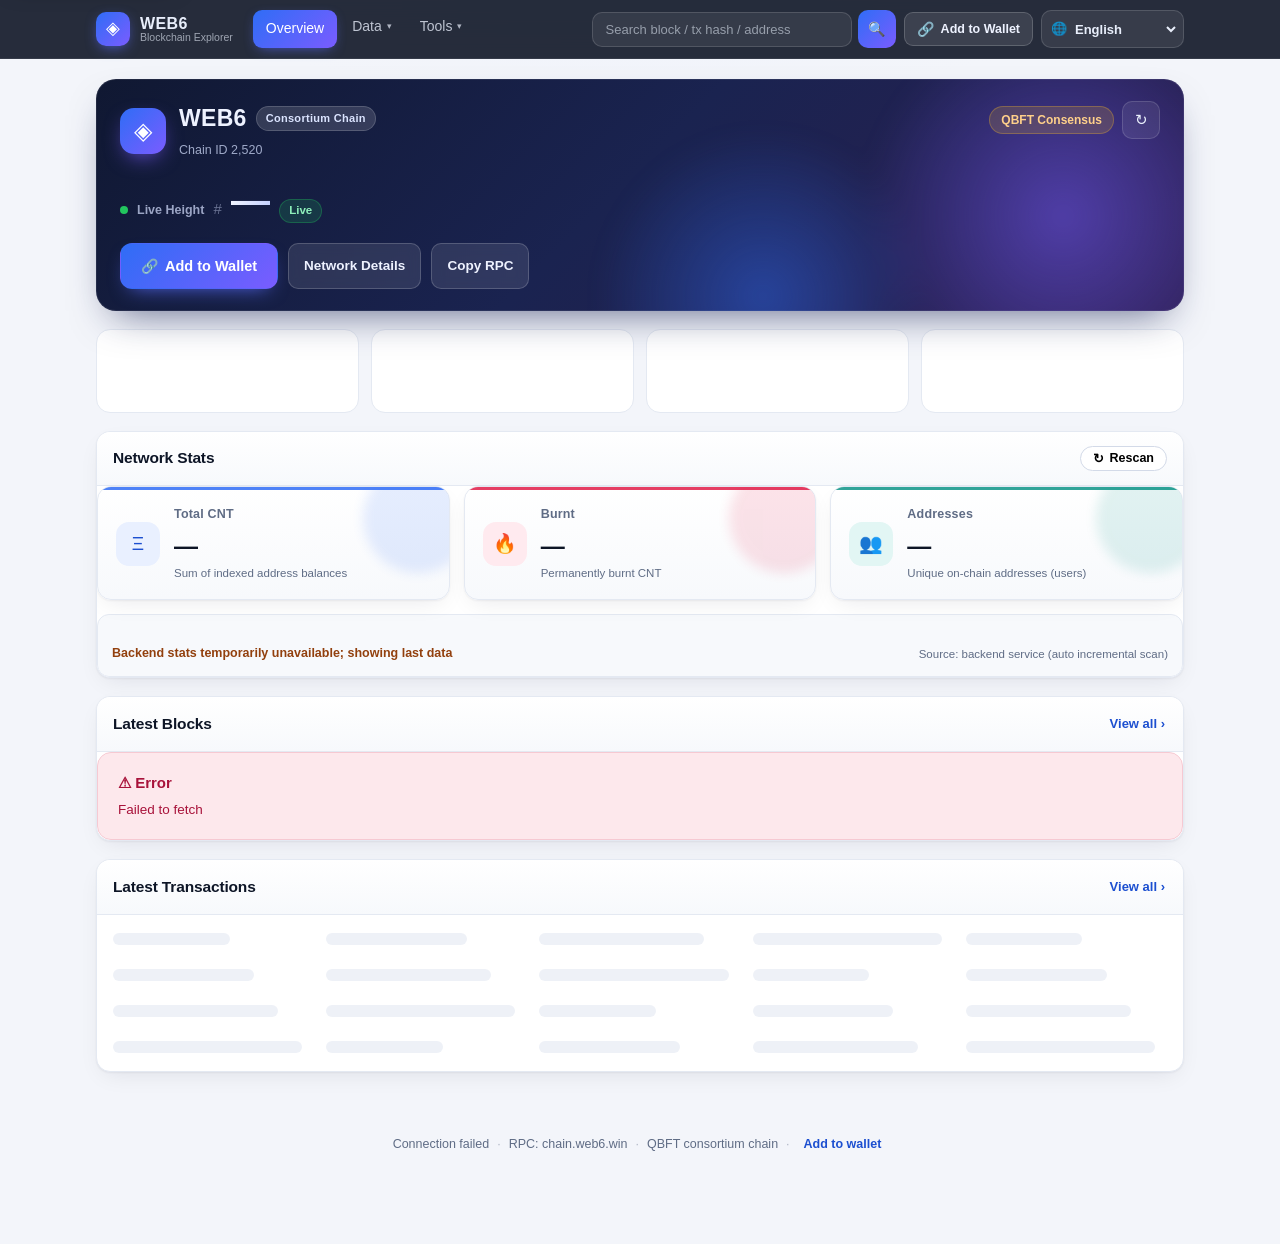
<file: index.html>
<!DOCTYPE html>
<html lang="zh">
<head>
  <meta charset="UTF-8" />
  <!-- 首屏前先定好 <html lang> 與 dir：module script 是延遲執行的，
       等到它跑起來才切 dir，阿拉伯語／烏爾都語使用者會先看到一幀 LTR 版面才翻正。 -->
  <script>
    (function () {
      var RTL = { ar: 1, ur: 1 };
      try {
        var l = localStorage.getItem("web6.lang");
        if (!l) return;
        document.documentElement.lang = l;
        if (RTL[l]) document.documentElement.dir = "rtl";
      } catch (e) { /* 私密模式下 localStorage 不可用，保持預設 */ }
    })();
  </script>
  <meta name="viewport" content="width=device-width, initial-scale=1.0, viewport-fit=cover" />
  <meta name="theme-color" content="#0b1220" />
  <title>WEB6 区块链浏览器 · 概览</title>
  <meta name="description" content="WEB6 联盟链区块链浏览器 — 概览、区块、交易、账户与验证人查询" />
  <!-- 社群分享卡：連結在 IM / 社群被轉發時顯示正確標題與摘要 -->
  <meta property="og:type" content="website" />
  <meta property="og:site_name" content="WEB6 Explorer" />
  <meta property="og:title" content="WEB6 区块链浏览器 · 概览" />
  <meta property="og:description" content="WEB6 联盟链区块链浏览器 — 概览、区块、交易、账户与验证人查询" />
  <meta property="og:locale" content="zh_CN" />
  <meta name="twitter:card" content="summary" />
  <meta name="twitter:title" content="WEB6 区块链浏览器 · 概览" />
  <meta name="twitter:description" content="WEB6 联盟链区块链浏览器 — 概览、区块、交易、账户与验证人查询" />
  <!-- 全站資料都來自此 RPC 節點，預先建連可省掉一次 DNS + TLS 握手 -->
  <link rel="preconnect" href="https://chain.web6.win" crossorigin />
  <link rel="dns-prefetch" href="https://chain.web6.win" />
  <link rel="icon" href="data:image/svg+xml,<svg xmlns='http://www.w3.org/2000/svg' viewBox='0 0 32 32'><rect width='32' height='32' rx='7' fill='%232f6df6'/><text x='16' y='23' font-size='20' text-anchor='middle' fill='white' font-family='sans-serif'>&#9672;</text></svg>" />
  <link rel="stylesheet" href="assets/css/styles.css" />
</head>
<body>
  <!-- 鍵盤 / 螢幕閱讀器：第一個可聚焦元素，可直接跳過頂欄 -->
  <a class="skip-link" href="#view" data-i18n="a11y.skip">跳到主要内容</a>
  <header class="topbar" id="topbar"></header>

  <main id="view" class="view" tabindex="-1"></main>

  <footer class="footer" id="footer"></footer>

  <nav class="tabbar" id="tabbar"></nav>

  <div id="toast" class="toast" role="status" aria-live="polite"></div>

  <script type="module">
    import { setupChrome } from "./assets/js/chrome.js";
    import { viewHome } from "./assets/js/views.js";
    setupChrome("home", viewHome);
  </script>
  <noscript>
    <p class="noscript">WEB6 區塊鏈瀏覽器需要 JavaScript 才能載入鏈上資料，請開啟 JavaScript 後重新整理。</p>
  </noscript>
</body>
</html>
</file>
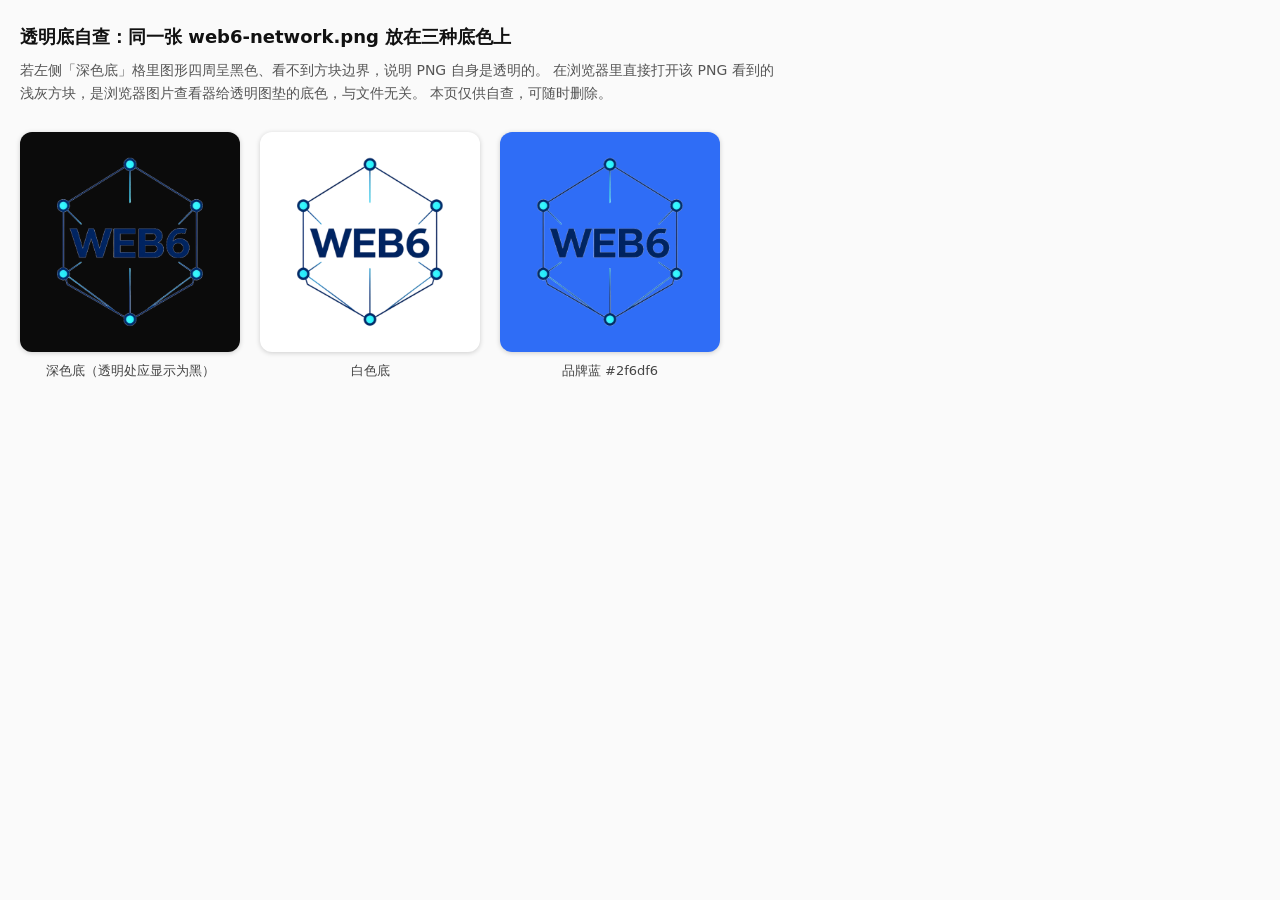
<file: _iconcheck.html>
<!doctype html>
<html lang="zh-CN">
<head>
<meta charset="utf-8">
<meta name="viewport" content="width=device-width,initial-scale=1">
<title>图标透明底自查 · WEB6</title>
<style>
  body { margin: 0; font: 14px/1.7 system-ui, -apple-system, "Segoe UI", sans-serif; background: #fafafa; color: #111; }
  h1 { font-size: 18px; margin: 0; padding: 22px 20px 6px; }
  .note { margin: 0; padding: 0 20px 6px; color: #555; max-width: 760px; }
  .grid { display: flex; flex-wrap: wrap; gap: 20px; padding: 20px; }
  figure { margin: 0; text-align: center; }
  .box { width: 220px; height: 220px; display: grid; place-items: center; border-radius: 12px; box-shadow: 0 1px 5px rgba(0,0,0,.18); }
  .box img { width: 180px; height: 180px; display: block; }
  .bg-black { background: #0b0b0b; }
  .bg-white { background: #ffffff; }
  .bg-brand { background: #2f6df6; }
  figcaption { margin-top: 8px; color: #444; font-size: 13px; }
</style>
</head>
<body>
<h1>透明底自查：同一张 web6-network.png 放在三种底色上</h1>
<p class="note">
  若左侧「深色底」格里图形四周呈黑色、看不到方块边界，说明 PNG 自身是透明的。
  在浏览器里直接打开该 PNG 看到的浅灰方块，是浏览器图片查看器给透明图垫的底色，与文件无关。
  本页仅供自查，可随时删除。
</p>
<div class="grid">
  <figure>
    <div class="box bg-black"><img src="web6-network.png" alt="web6-network.png 在深色底上"></div>
    <figcaption>深色底（透明处应显示为黑）</figcaption>
  </figure>
  <figure>
    <div class="box bg-white"><img src="web6-network.png" alt="web6-network.png 在白色底上"></div>
    <figcaption>白色底</figcaption>
  </figure>
  <figure>
    <div class="box bg-brand"><img src="web6-network.png" alt="web6-network.png 在品牌蓝底上"></div>
    <figcaption>品牌蓝 #2f6df6</figcaption>
  </figure>
</div>
</body>
</html>
</file>
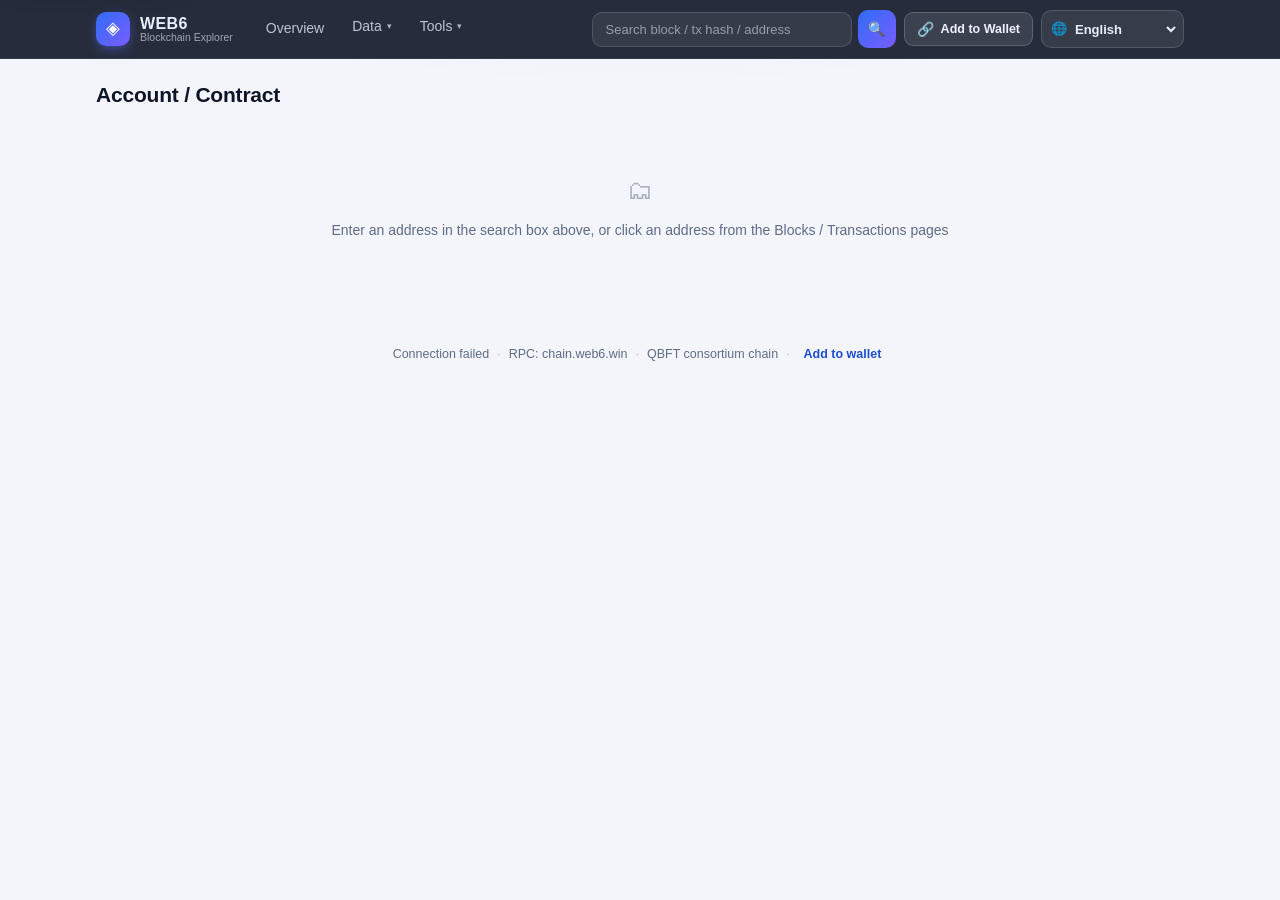
<file: address.html>
<!DOCTYPE html>
<html lang="zh">
<head>
  <meta charset="UTF-8" />
  <!-- 首屏前先定好 <html lang> 與 dir：module script 是延遲執行的，
       等到它跑起來才切 dir，阿拉伯語／烏爾都語使用者會先看到一幀 LTR 版面才翻正。 -->
  <script>
    (function () {
      var RTL = { ar: 1, ur: 1 };
      try {
        var l = localStorage.getItem("web6.lang");
        if (!l) return;
        document.documentElement.lang = l;
        if (RTL[l]) document.documentElement.dir = "rtl";
      } catch (e) { /* 私密模式下 localStorage 不可用，保持預設 */ }
    })();
  </script>
  <meta name="viewport" content="width=device-width, initial-scale=1.0, viewport-fit=cover" />
  <meta name="theme-color" content="#0b1220" />
  <title>WEB6 区块链浏览器 · 账户</title>
  <meta name="description" content="WEB6 联盟链账户 / 合约详情" />
  <!-- 社群分享卡：連結在 IM / 社群被轉發時顯示正確標題與摘要 -->
  <meta property="og:type" content="website" />
  <meta property="og:site_name" content="WEB6 Explorer" />
  <meta property="og:title" content="WEB6 区块链浏览器 · 账户" />
  <meta property="og:description" content="WEB6 联盟链账户 / 合约详情" />
  <meta property="og:locale" content="zh_CN" />
  <meta name="twitter:card" content="summary" />
  <meta name="twitter:title" content="WEB6 区块链浏览器 · 账户" />
  <meta name="twitter:description" content="WEB6 联盟链账户 / 合约详情" />
  <!-- 全站資料都來自此 RPC 節點，預先建連可省掉一次 DNS + TLS 握手 -->
  <link rel="preconnect" href="https://chain.web6.win" crossorigin />
  <link rel="dns-prefetch" href="https://chain.web6.win" />
  <link rel="icon" href="data:image/svg+xml,<svg xmlns='http://www.w3.org/2000/svg' viewBox='0 0 32 32'><rect width='32' height='32' rx='7' fill='%232f6df6'/><text x='16' y='23' font-size='20' text-anchor='middle' fill='white' font-family='sans-serif'>&#9672;</text></svg>" />
  <link rel="stylesheet" href="assets/css/styles.css" />
  <!-- 合约功能（ABI 编解码 / keccak）依赖 ethers；经典脚本先于模块脚本执行，挂载 window.ethers -->
  <script src="assets/vendor/ethers.umd.min.js"></script>
</head>
<body>
  <!-- 鍵盤 / 螢幕閱讀器：第一個可聚焦元素，可直接跳過頂欄 -->
  <a class="skip-link" href="#view" data-i18n="a11y.skip">跳到主要内容</a>
  <header class="topbar" id="topbar"></header>

  <main id="view" class="view" tabindex="-1"></main>

  <footer class="footer" id="footer"></footer>

  <nav class="tabbar" id="tabbar"></nav>

  <div id="toast" class="toast" role="status" aria-live="polite"></div>

  <script type="module">
    import { setupChrome } from "./assets/js/chrome.js";
    import { viewAddress, viewAddressEmpty, parseHash, clearTimer } from "./assets/js/views.js";
    function go() {
      clearTimer();
      const { name, parts } = parseHash();
      if (name === "address" && parts[1]) viewAddress(parts[1]);
      else viewAddressEmpty();
    }
    setupChrome("address", go);
    window.addEventListener("hashchange", go);
  </script>
  <noscript>
    <p class="noscript">WEB6 區塊鏈瀏覽器需要 JavaScript 才能載入鏈上資料，請開啟 JavaScript 後重新整理。</p>
  </noscript>
</body>
</html>
</file>
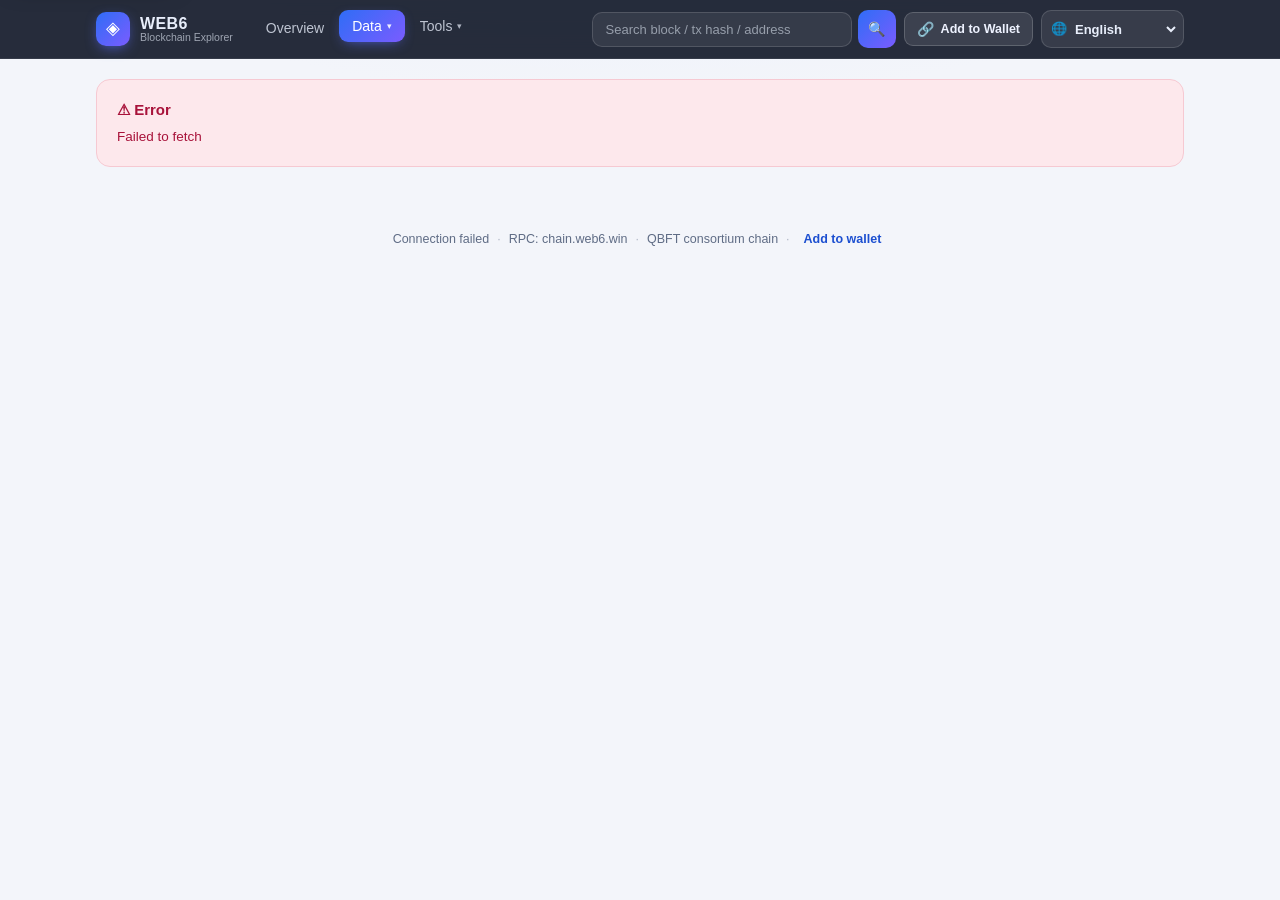
<file: blocks.html>
<!DOCTYPE html>
<html lang="zh">
<head>
  <meta charset="UTF-8" />
  <!-- 首屏前先定好 <html lang> 與 dir：module script 是延遲執行的，
       等到它跑起來才切 dir，阿拉伯語／烏爾都語使用者會先看到一幀 LTR 版面才翻正。 -->
  <script>
    (function () {
      var RTL = { ar: 1, ur: 1 };
      try {
        var l = localStorage.getItem("web6.lang");
        if (!l) return;
        document.documentElement.lang = l;
        if (RTL[l]) document.documentElement.dir = "rtl";
      } catch (e) { /* 私密模式下 localStorage 不可用，保持預設 */ }
    })();
  </script>
  <meta name="viewport" content="width=device-width, initial-scale=1.0, viewport-fit=cover" />
  <meta name="theme-color" content="#0b1220" />
  <title>WEB6 区块链浏览器 · 区块</title>
  <meta name="description" content="WEB6 联盟链区块列表与区块详情" />
  <!-- 社群分享卡：連結在 IM / 社群被轉發時顯示正確標題與摘要 -->
  <meta property="og:type" content="website" />
  <meta property="og:site_name" content="WEB6 Explorer" />
  <meta property="og:title" content="WEB6 区块链浏览器 · 区块" />
  <meta property="og:description" content="WEB6 联盟链区块列表与区块详情" />
  <meta property="og:locale" content="zh_CN" />
  <meta name="twitter:card" content="summary" />
  <meta name="twitter:title" content="WEB6 区块链浏览器 · 区块" />
  <meta name="twitter:description" content="WEB6 联盟链区块列表与区块详情" />
  <!-- 全站資料都來自此 RPC 節點，預先建連可省掉一次 DNS + TLS 握手 -->
  <link rel="preconnect" href="https://chain.web6.win" crossorigin />
  <link rel="dns-prefetch" href="https://chain.web6.win" />
  <link rel="icon" href="data:image/svg+xml,<svg xmlns='http://www.w3.org/2000/svg' viewBox='0 0 32 32'><rect width='32' height='32' rx='7' fill='%232f6df6'/><text x='16' y='23' font-size='20' text-anchor='middle' fill='white' font-family='sans-serif'>&#9672;</text></svg>" />
  <link rel="stylesheet" href="assets/css/styles.css" />
</head>
<body>
  <!-- 鍵盤 / 螢幕閱讀器：第一個可聚焦元素，可直接跳過頂欄 -->
  <a class="skip-link" href="#view" data-i18n="a11y.skip">跳到主要内容</a>
  <header class="topbar" id="topbar"></header>

  <main id="view" class="view" tabindex="-1"></main>

  <footer class="footer" id="footer"></footer>

  <nav class="tabbar" id="tabbar"></nav>

  <div id="toast" class="toast" role="status" aria-live="polite"></div>

  <script type="module">
    import { setupChrome } from "./assets/js/chrome.js";
    import { viewBlocks, viewBlock, parseHash, clearTimer } from "./assets/js/views.js";
    function go() {
      clearTimer();
      const { name, parts, query } = parseHash();
      if (name === "block" && parts[1]) viewBlock(parts[1]);
      else viewBlocks(query);
    }
    setupChrome("blocks", go);
    window.addEventListener("hashchange", go);
  </script>
  <noscript>
    <p class="noscript">WEB6 區塊鏈瀏覽器需要 JavaScript 才能載入鏈上資料，請開啟 JavaScript 後重新整理。</p>
  </noscript>
</body>
</html>
</file>
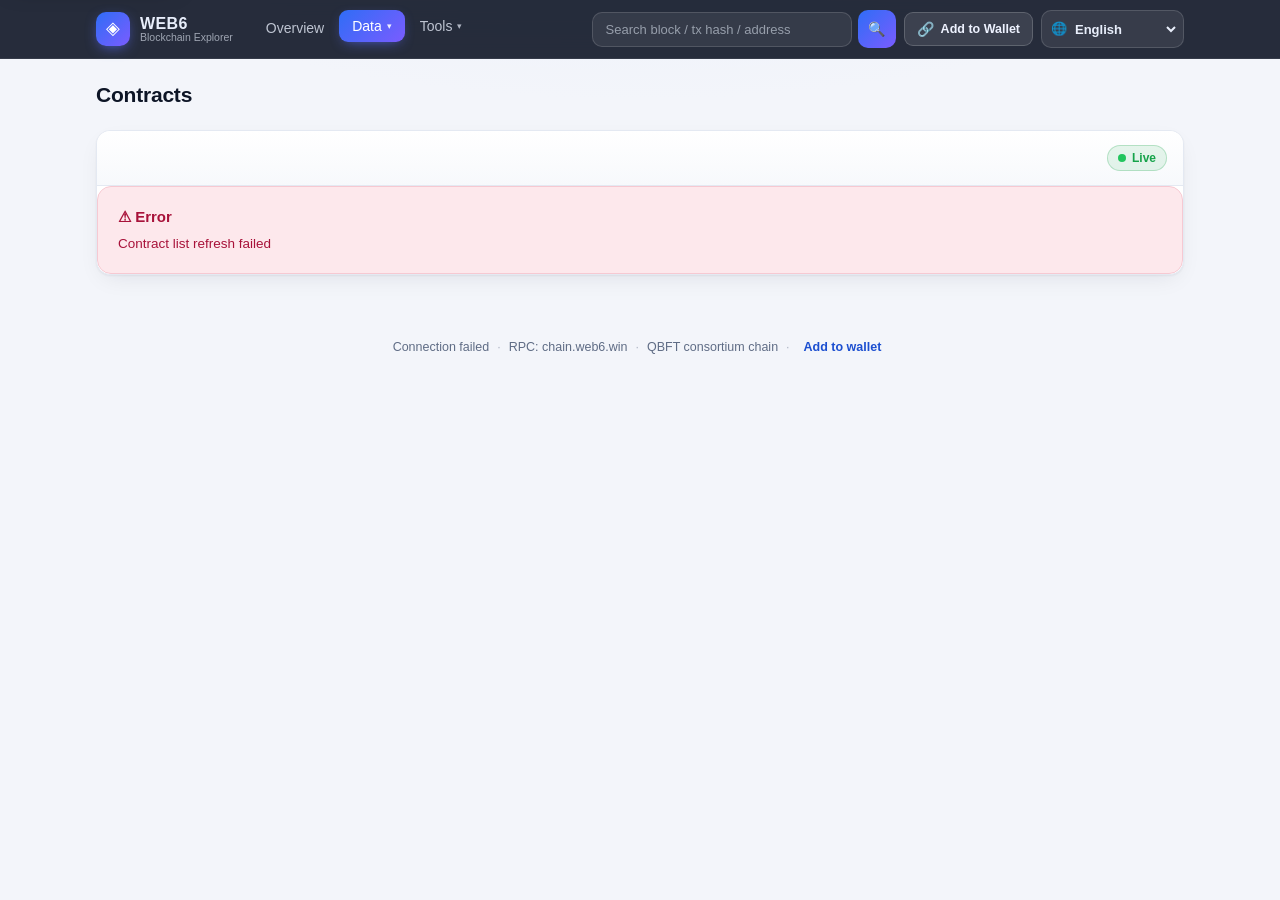
<file: contracts.html>
<!DOCTYPE html>
<html lang="zh">
<head>
  <meta charset="UTF-8" />
  <!-- 首屏前先定好 <html lang> 與 dir：module script 是延遲執行的，
       等到它跑起來才切 dir，阿拉伯語／烏爾都語使用者會先看到一幀 LTR 版面才翻正。 -->
  <script>
    (function () {
      var RTL = { ar: 1, ur: 1 };
      try {
        var l = localStorage.getItem("web6.lang");
        if (!l) return;
        document.documentElement.lang = l;
        if (RTL[l]) document.documentElement.dir = "rtl";
      } catch (e) { /* 私密模式下 localStorage 不可用，保持預設 */ }
    })();
  </script>
  <meta name="viewport" content="width=device-width, initial-scale=1.0, viewport-fit=cover" />
  <meta name="theme-color" content="#0b1220" />
  <title>WEB6 区块链浏览器 · 合约</title>
  <meta name="description" content="WEB6 联盟链合约目录：合约地址、名称、验证状态与更新时间，支持分页浏览" />
  <!-- 社群分享卡：連結在 IM / 社群被轉發時顯示正確標題與摘要 -->
  <meta property="og:type" content="website" />
  <meta property="og:site_name" content="WEB6 Explorer" />
  <meta property="og:title" content="WEB6 区块链浏览器 · 合约" />
  <meta property="og:description" content="WEB6 联盟链合约目录：合约地址、名称、验证状态与更新时间，支持分页浏览" />
  <meta property="og:locale" content="zh_CN" />
  <meta name="twitter:card" content="summary" />
  <meta name="twitter:title" content="WEB6 区块链浏览器 · 合约" />
  <meta name="twitter:description" content="WEB6 联盟链合约目录：合约地址、名称、验证状态与更新时间，支持分页浏览" />
  <!-- 全站資料都來自此 RPC 節點，預先建連可省掉一次 DNS + TLS 握手 -->
  <link rel="preconnect" href="https://chain.web6.win" crossorigin />
  <link rel="dns-prefetch" href="https://chain.web6.win" />
  <link rel="icon" href="data:image/svg+xml,<svg xmlns='http://www.w3.org/2000/svg' viewBox='0 0 32 32'><rect width='32' height='32' rx='7' fill='%232f6df6'/><text x='16' y='23' font-size='20' text-anchor='middle' fill='white' font-family='sans-serif'>&#9672;</text></svg>" />
  <link rel="stylesheet" href="assets/css/styles.css" />
</head>
<body>
  <!-- 鍵盤 / 螢幕閱讀器：第一個可聚焦元素，可直接跳過頂欄 -->
  <a class="skip-link" href="#view" data-i18n="a11y.skip">跳到主要内容</a>
  <header class="topbar" id="topbar"></header>

  <main id="view" class="view" tabindex="-1"></main>

  <footer class="footer" id="footer"></footer>

  <nav class="tabbar" id="tabbar"></nav>

  <div id="toast" class="toast" role="status" aria-live="polite"></div>

  <script type="module">
    import { setupChrome } from "./assets/js/chrome.js";
    import { viewContracts, parseHash, clearTimer } from "./assets/js/views.js";
    function go() {
      clearTimer();
      viewContracts(parseHash().query);
    }
    setupChrome("contracts", go);
    window.addEventListener("hashchange", go);
  </script>
  <noscript>
    <p class="noscript">WEB6 區塊鏈瀏覽器需要 JavaScript 才能載入鏈上資料，請開啟 JavaScript 後重新整理。</p>
  </noscript>
</body>
</html>
</file>
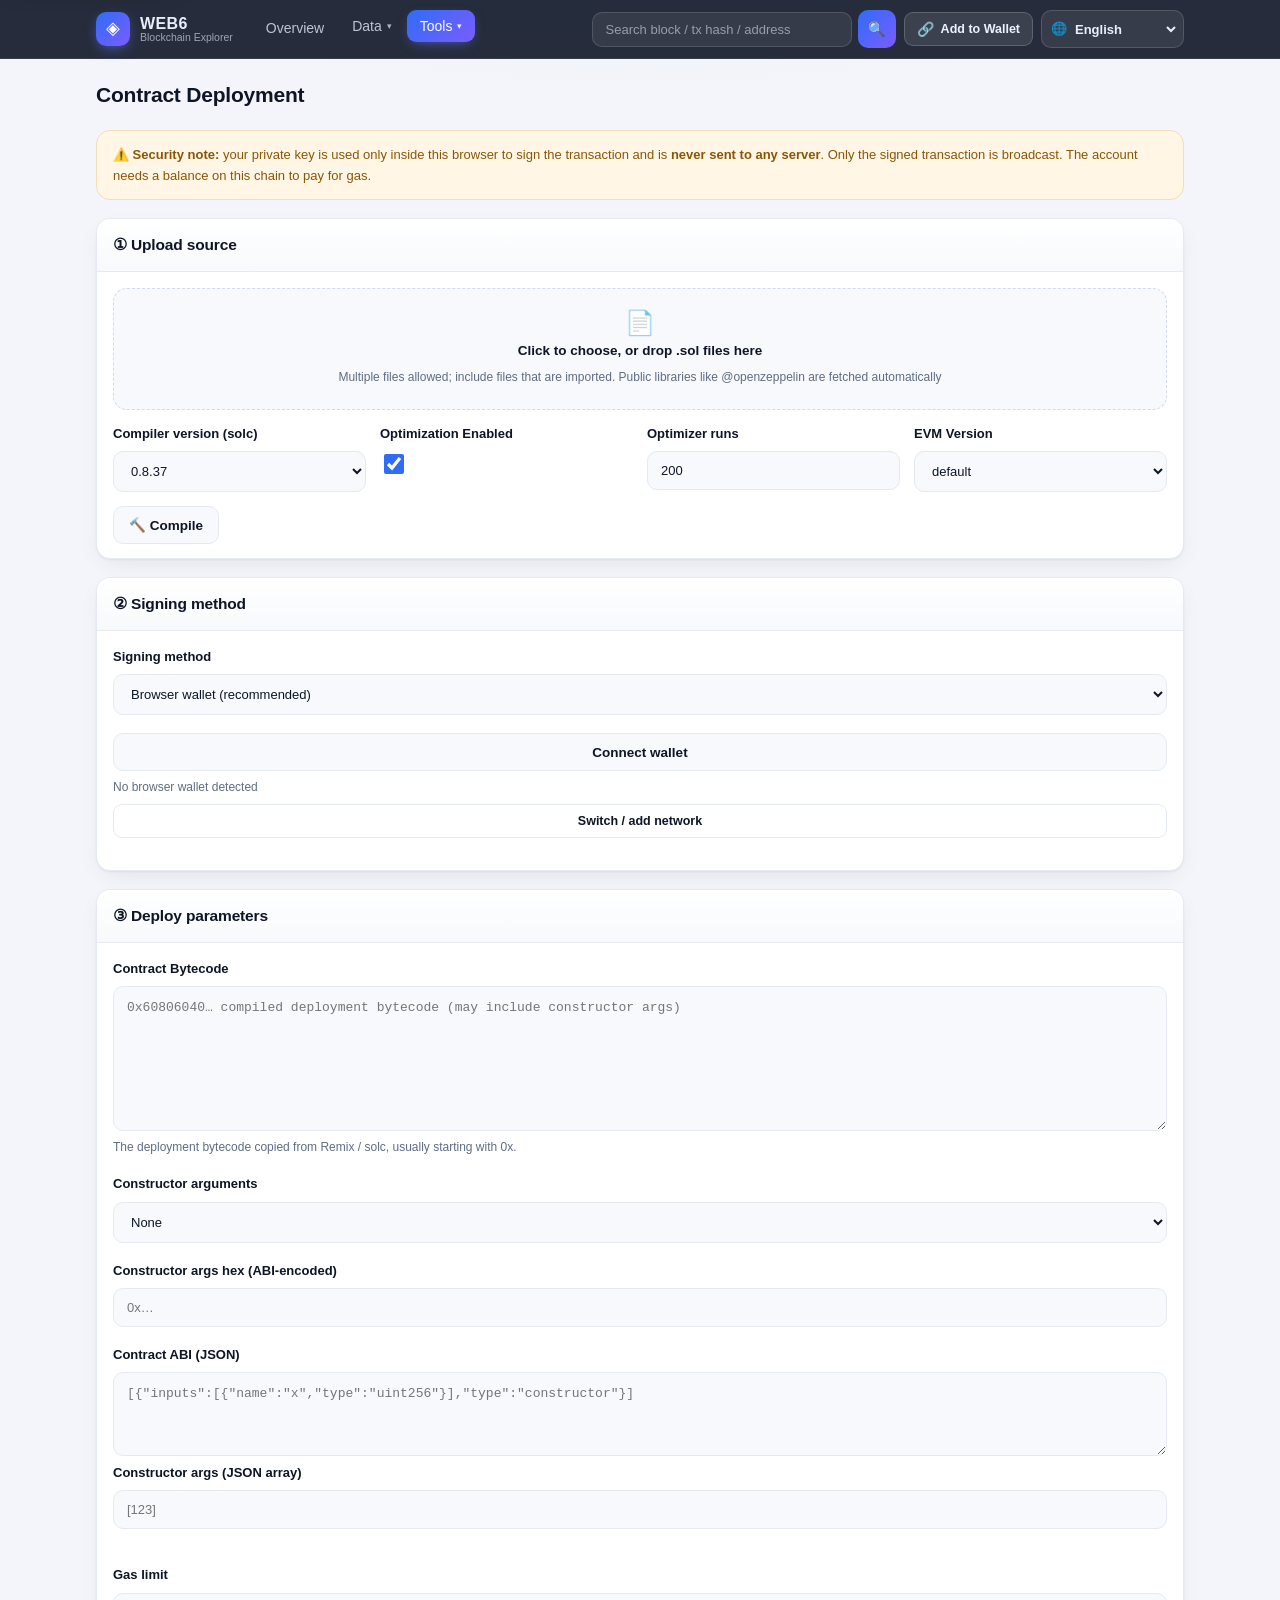
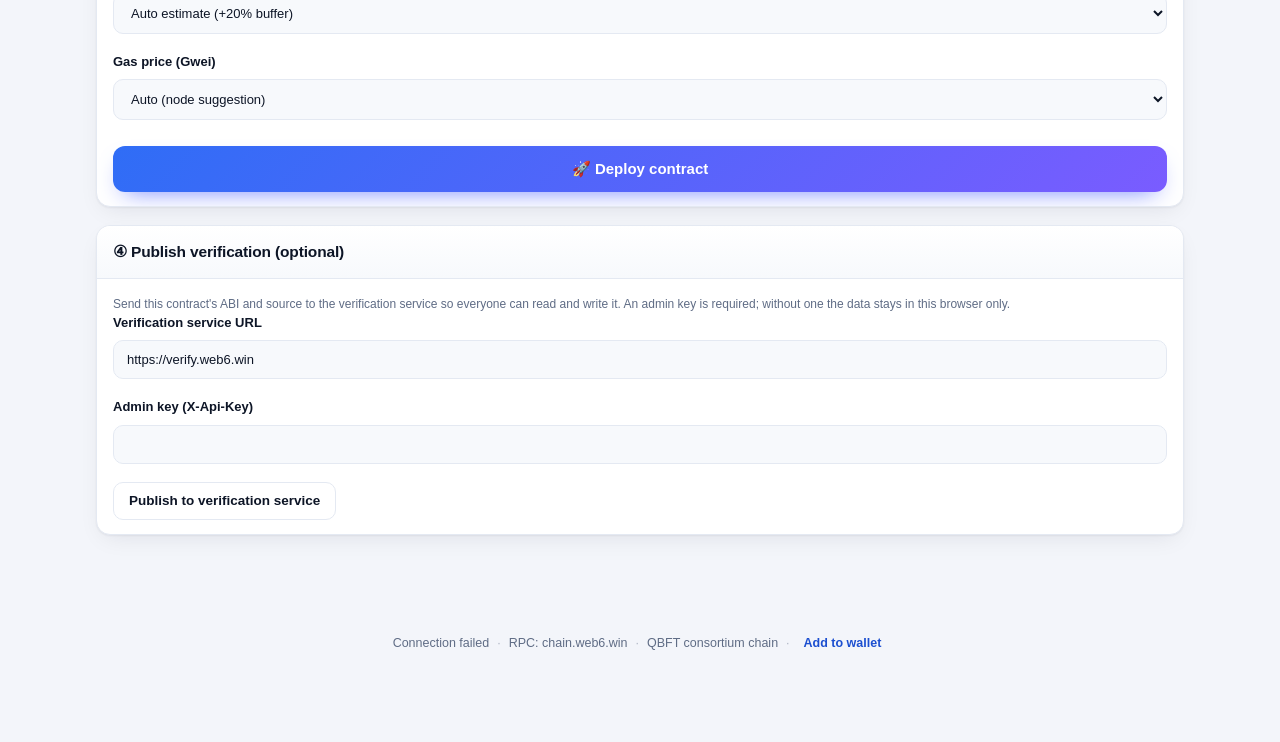
<file: deploy.html>
<!DOCTYPE html>
<html lang="zh">
<head>
  <meta charset="UTF-8" />
  <!-- 首屏前先定好 <html lang> 與 dir：module script 是延遲執行的，
       等到它跑起來才切 dir，阿拉伯語／烏爾都語使用者會先看到一幀 LTR 版面才翻正。 -->
  <script>
    (function () {
      var RTL = { ar: 1, ur: 1 };
      try {
        var l = localStorage.getItem("web6.lang");
        if (!l) return;
        document.documentElement.lang = l;
        if (RTL[l]) document.documentElement.dir = "rtl";
      } catch (e) { /* 私密模式下 localStorage 不可用，保持預設 */ }
    })();
  </script>
  <meta name="viewport" content="width=device-width, initial-scale=1.0, viewport-fit=cover" />
  <meta name="theme-color" content="#0b1220" />
  <title>WEB6 Blockchain Explorer · Deploy</title>
  <meta name="description" content="WEB6 consortium chain — upload Solidity source, compile in the browser, sign and deploy with your wallet" />
  <!-- 社群分享卡：連結在 IM / 社群被轉發時顯示正確標題與摘要 -->
  <meta property="og:type" content="website" />
  <meta property="og:site_name" content="WEB6 Explorer" />
  <meta property="og:title" content="WEB6 Blockchain Explorer · Deploy" />
  <meta property="og:description" content="WEB6 consortium chain — upload Solidity source, compile in the browser, sign and deploy with your wallet" />
  <meta property="og:locale" content="zh_CN" />
  <meta name="twitter:card" content="summary" />
  <meta name="twitter:title" content="WEB6 Blockchain Explorer · Deploy" />
  <meta name="twitter:description" content="WEB6 consortium chain — upload Solidity source, compile in the browser, sign and deploy with your wallet" />
  <!-- 全站資料都來自此 RPC 節點，預先建連可省掉一次 DNS + TLS 握手 -->
  <link rel="preconnect" href="https://chain.web6.win" crossorigin />
  <link rel="dns-prefetch" href="https://chain.web6.win" />
  <link rel="icon" href="data:image/svg+xml,<svg xmlns='http://www.w3.org/2000/svg' viewBox='0 0 32 32'><rect width='32' height='32' rx='7' fill='%232f6df6'/><text x='16' y='23' font-size='20' text-anchor='middle' fill='white' font-family='sans-serif'>&#9672;</text></svg>" />
  <link rel="stylesheet" href="assets/css/styles.css" />
</head>
<body>
  <!-- 鍵盤 / 螢幕閱讀器：第一個可聚焦元素，可直接跳過頂欄 -->
  <a class="skip-link" href="#view" data-i18n="a11y.skip">跳到主要内容</a>
  <header class="topbar" id="topbar"></header>

  <main id="view" class="view" tabindex="-1">
    <div class="container">
      <div class="page-title">
        <h1 data-i18n="dep.title">合约部署</h1>
      </div>

      <div class="deploy-warn" data-i18n-html="dep.warn"></div>

      <!-- ① 原始碼上傳 + 編譯：全程在瀏覽器裡跑，原始碼不上傳任何伺服器 -->
      <div class="panel">
        <div class="panel-head">
          <h2 data-i18n="dep.stepSource">① 上传源代码</h2>
        </div>
        <div class="kv deploy-form">
          <div id="dropzone" class="dropzone" role="button" tabindex="0">
            <span class="dz-icon" aria-hidden="true">📄</span>
            <span class="dz-main" data-i18n="dep.dropzone">点击选择，或把 .sol 文件拖到这里</span>
            <span class="hint" data-i18n="dep.dropzoneHint">可多选；被 import 的文件请一并上传</span>
            <input id="solFiles" type="file" accept=".sol,.json,.txt" multiple hidden />
          </div>

          <!-- 偵測到 @openzeppelin 之類的裸套件 import 時，這裡會列出庫與版本 -->
          <div id="libPicker" class="lib-picker" hidden></div>

          <div id="fileList" class="file-list"></div>

          <div class="field-row">
            <div class="field">
              <label for="solcVer" data-i18n="dep.compilerVer">编译器版本 (solc)</label>
              <select id="solcVer"></select>
            </div>
            <div class="field">
              <label for="optimize" data-i18n="code.optimize">启用优化</label>
              <input id="optimize" type="checkbox" checked />
            </div>
            <div class="field">
              <label for="optRuns" data-i18n="dep.optimizeRuns">优化次数 (runs)</label>
              <input id="optRuns" type="number" min="1" step="1" value="200" />
            </div>
            <div class="field">
              <label for="evmVersion" data-i18n="code.evmVersion">EVM 版本</label>
              <select id="evmVersion"></select>
            </div>
          </div>

          <button id="compileBtn" class="btn" type="button" data-i18n="dep.compileBtn">🔨 编译</button>
          <div id="compileOut"></div>
        </div>
      </div>

      <!-- ② 簽名方式：錢包插件（私鑰不出錢包）或本地私鑰 -->
      <div class="panel">
        <div class="panel-head">
          <h2 data-i18n="dep.stepSign">② 签名方式</h2>
        </div>
        <div class="kv deploy-form">
          <div class="field">
            <label for="signMode" data-i18n="dep.signMode">签名方式</label>
            <select id="signMode">
              <option value="wallet" data-i18n="dep.signWallet">浏览器钱包插件（推荐）</option>
              <option value="key" data-i18n="dep.signKey">私钥本地签名</option>
            </select>
          </div>

          <div id="walletBox" class="field">
            <button id="connectBtn" class="btn" type="button" data-i18n="dep.connectWallet">连接钱包</button>
            <div id="walletState" class="hint"></div>
            <button id="switchNetBtn" class="btn btn-ghost btn-sm" type="button" data-i18n="dep.switchNetwork" hidden>切换 / 添加网络</button>
          </div>

          <div id="keyBox" hidden>
            <div class="field">
              <label for="privKey" data-i18n="dep.privKey">私钥（Private Key）</label>
              <textarea id="privKey" rows="2" spellcheck="false" data-i18n-ph="dep.privKeyPh"></textarea>
              <div class="hint" data-i18n="dep.privKeyHint"></div>
            </div>
            <button id="genWallet" class="btn" type="button" data-i18n="dep.genWallet">🎲 生成新钱包</button>
          </div>
        </div>
      </div>

      <!-- ③ 部署參數：bytecode / 構造函數參數 / gas（編譯後會自動帶入前兩項） -->
      <div class="panel">
        <div class="panel-head">
          <h2 data-i18n="dep.stepParams">③ 部署参数</h2>
        </div>
        <div class="kv deploy-form">
          <div class="field">
            <label for="bytecode" data-i18n="dep.bytecode">合约字节码（Bytecode）</label>
            <textarea id="bytecode" rows="6" spellcheck="false" data-i18n-ph="dep.bytecodePh"></textarea>
            <div class="hint" data-i18n="dep.bytecodeHint"></div>
            <div id="bytecodeAuto" class="hint auto-fill" hidden></div>
          </div>

          <div class="field">
            <label for="ctorMode" data-i18n="dep.ctorMode">构造函数参数</label>
            <select id="ctorMode">
              <option value="none" data-i18n="dep.ctorNone">无</option>
              <option value="hex" data-i18n="dep.ctorHex">附加 ABI 编码的 Hex</option>
              <option value="abi" data-i18n="dep.ctorAbi">通过 ABI 自动编码</option>
            </select>
          </div>

          <div class="field" id="ctorHexField" hidden>
            <label for="ctorHex" data-i18n="dep.ctorHexLabel">构造函数参数 Hex（ABI 编码）</label>
            <input id="ctorHex" spellcheck="false" placeholder="0x…" />
          </div>

          <div class="field" id="ctorAbiField" hidden>
            <label for="ctorAbi" data-i18n="dep.ctorAbiLabel">合约 ABI（JSON）</label>
            <textarea id="ctorAbi" rows="3" spellcheck="false" placeholder='[{"inputs":[{"name":"x","type":"uint256"}],"type":"constructor"}]'></textarea>
            <label for="ctorArgs" data-i18n="dep.ctorArgsLabel">构造函数参数（JSON 数组）</label>
            <input id="ctorArgs" spellcheck="false" placeholder="[123]" />
          </div>

          <!-- 編譯成功後把構造函數的每一個參數拆成獨立輸入框，不必手寫 JSON -->
          <div id="ctorFields" class="field" hidden></div>

          <div class="field">
            <label for="gasMode" data-i18n="dep.gasMode">Gas 上限</label>
            <select id="gasMode">
              <option value="auto" data-i18n="dep.gasAuto">自动估算（含 20% 余量）</option>
              <option value="manual" data-i18n="dep.gasManual">手动设置</option>
            </select>
            <input id="gasLimit" type="number" min="21000" step="1000" placeholder="3000000" hidden />
          </div>

          <div class="field">
            <label for="priceMode" data-i18n="dep.priceMode">Gas 价格（Gwei）</label>
            <select id="priceMode">
              <option value="auto" data-i18n="dep.priceAuto">自动（节点建议）</option>
              <option value="manual" data-i18n="dep.priceManual">手动设置</option>
            </select>
            <input id="gasPrice" type="number" min="0" step="any" placeholder="1" hidden />
          </div>

          <button id="deployBtn" class="deploy-submit" type="button" data-i18n="dep.submit">🚀 部署合约</button>
        </div>
      </div>

      <!-- ④ 把 ABI / 原始碼發布到驗證服務（可選）：要填管理員金鑰才會動 -->
      <div class="panel">
        <div class="panel-head">
          <h2 data-i18n="dep.stepPublish">④ 发布验证信息（可选）</h2>
        </div>
        <div class="kv deploy-form">
          <div class="hint" data-i18n="dep.publishHint"></div>
          <div class="field">
            <label for="apiBase" data-i18n="dep.publishApi">验证服务地址</label>
            <input id="apiBase" type="url" spellcheck="false" placeholder="https://verify.example.com" />
          </div>
          <div class="field">
            <label for="apiKey" data-i18n="dep.publishKey">管理员密钥（X-Api-Key）</label>
            <input id="apiKey" type="password" spellcheck="false" autocomplete="off" />
          </div>
          <button id="publishBtn" class="btn btn-ghost" type="button" data-i18n="dep.publishBtn">发布到验证服务</button>
          <div id="publishState" class="hint"></div>
        </div>
      </div>

      <div id="deployResult"></div>
    </div>
  </main>

  <footer class="footer" id="footer"></footer>

  <nav class="tabbar" id="tabbar"></nav>

  <div id="toast" class="toast" role="status" aria-live="polite"></div>

  <script type="module">
    import { setupChrome } from "./assets/js/chrome.js";
    import { initDeploy } from "./assets/js/deploy.js";
    setupChrome("deploy", initDeploy);
  </script>
  <noscript>
    <p class="noscript">WEB6 區塊鏈瀏覽器需要 JavaScript 才能載入鏈上資料，請開啟 JavaScript 後重新整理。</p>
  </noscript>
</body>
</html>
</file>
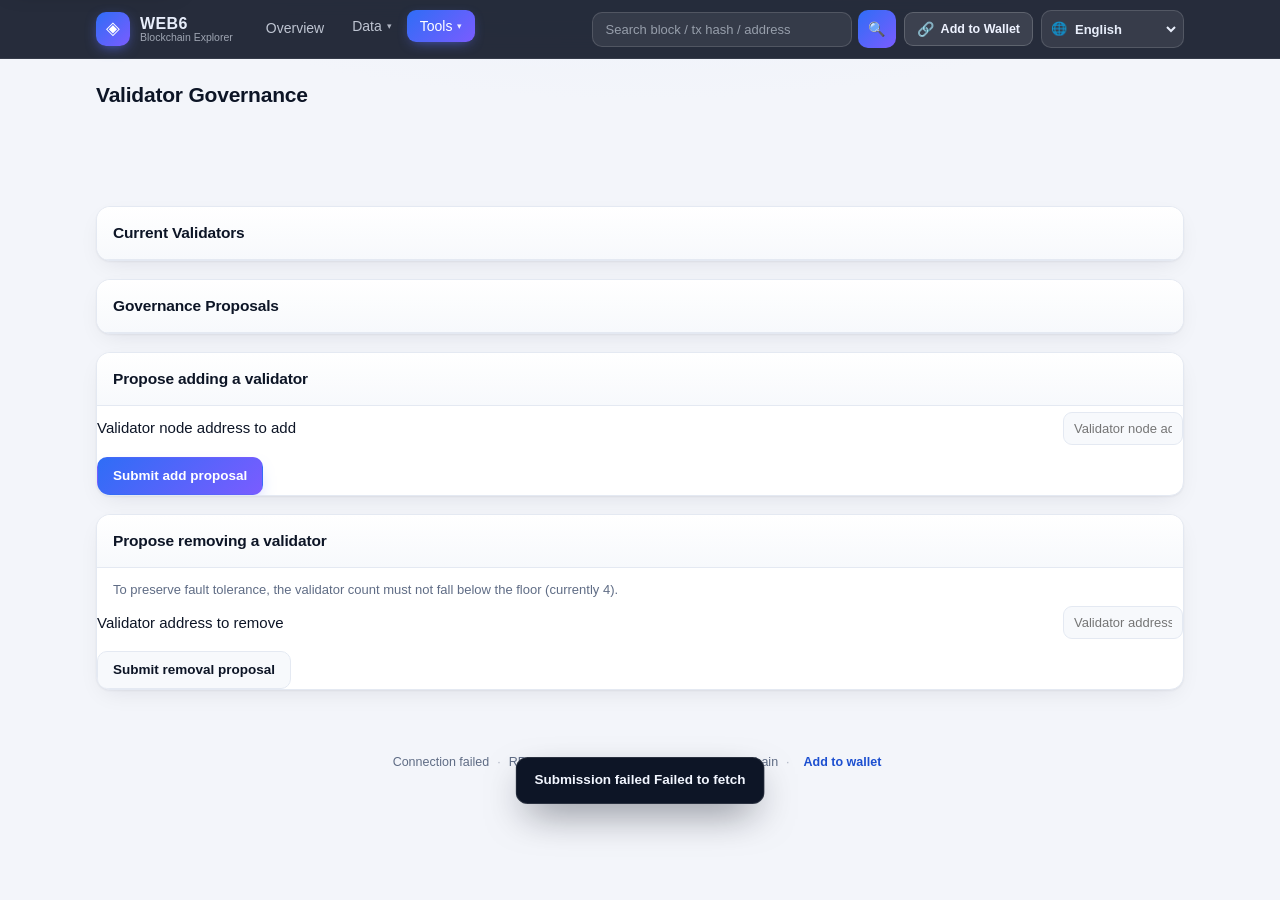
<file: gov.html>
<!DOCTYPE html>
<html lang="zh">
<head>
  <meta charset="UTF-8" />
  <script>
    (function () {
      var RTL = { ar: 1, ur: 1 };
      try {
        var l = localStorage.getItem("web6.lang");
        if (!l) return;
        document.documentElement.lang = l;
        if (RTL[l]) document.documentElement.dir = "rtl";
      } catch (e) { /* 私密模式下 localStorage 不可用，保持預設 */ }
    })();
  </script>
  <meta name="viewport" content="width=device-width, initial-scale=1.0, viewport-fit=cover" />
  <meta name="theme-color" content="#0b1220" />
  <title>WEB6 区块链浏览器 · 验证人治理</title>
  <meta name="description" content="WEB6 联盟链验证人申请与审核治理" />
  <link rel="preconnect" href="https://chain.web6.win" crossorigin />
  <link rel="dns-prefetch" href="https://chain.web6.win" />
  <link rel="icon" href="data:image/svg+xml,<svg xmlns='http://www.w3.org/2000/svg' viewBox='0 0 32 32'><rect width='32' height='32' rx='7' fill='%232f6df6'/><text x='16' y='23' font-size='20' text-anchor='middle' fill='white' font-family='sans-serif'>&#9672;</text></svg>" />
  <link rel="stylesheet" href="assets/css/styles.css" />
  <!-- 治理页需要 ABI 编解码（读 getValidators / 写投票交易），依赖 ethers；
       经典脚本先于模块脚本执行，挂载 window.ethers（同 address.html）。 -->
  <script src="assets/vendor/ethers.umd.min.js"></script>
</head>
<body>
  <a class="skip-link" href="#view" data-i18n="a11y.skip">跳到主要内容</a>
  <header class="topbar" id="topbar"></header>

  <main id="view" class="view" tabindex="-1"></main>

  <footer class="footer" id="footer"></footer>

  <nav class="tabbar" id="tabbar"></nav>

  <div id="toast" class="toast" role="status" aria-live="polite"></div>

  <script type="module">
    import { setupChrome } from "./assets/js/chrome.js";
    import { viewGovernance } from "./assets/js/views.js";
    setupChrome("gov", viewGovernance);
  </script>
  <noscript>
    <p class="noscript">WEB6 區塊鏈瀏覽器需要 JavaScript 才能載入鏈上資料，請開啟 JavaScript 後重新整理。</p>
  </noscript>
</body>
</html>
</file>
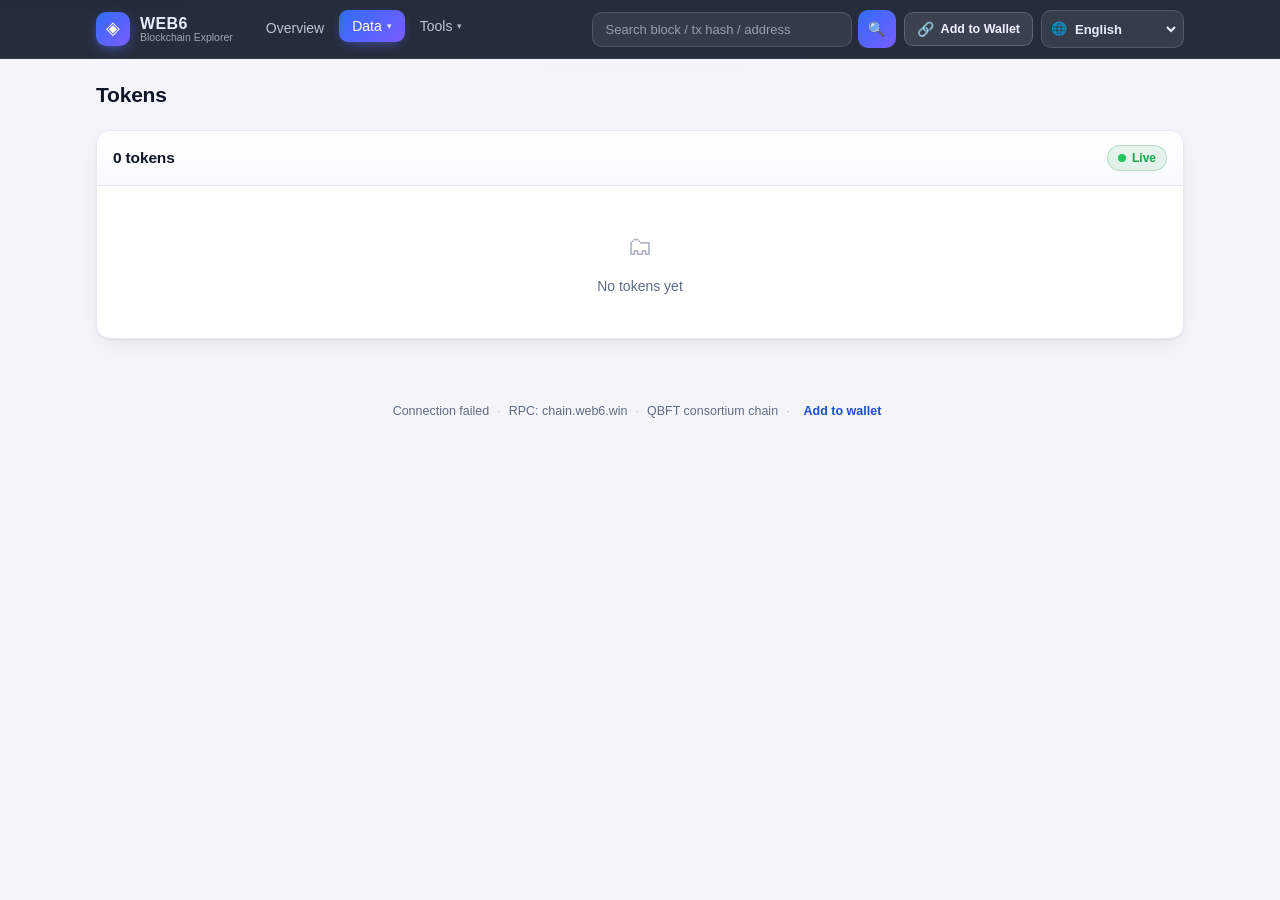
<file: tokens.html>
<!DOCTYPE html>
<html lang="zh">
<head>
  <meta charset="UTF-8" />
  <!-- 首屏前先定好 <html lang> 與 dir：module script 是延遲執行的，
       等到它跑起來才切 dir，阿拉伯語／烏爾都語使用者會先看到一幀 LTR 版面才翻正。 -->
  <script>
    (function () {
      var RTL = { ar: 1, ur: 1 };
      try {
        var l = localStorage.getItem("web6.lang");
        if (!l) return;
        document.documentElement.lang = l;
        if (RTL[l]) document.documentElement.dir = "rtl";
      } catch (e) { /* 私密模式下 localStorage 不可用，保持預設 */ }
    })();
  </script>
  <meta name="viewport" content="width=device-width, initial-scale=1.0, viewport-fit=cover" />
  <meta name="theme-color" content="#0b1220" />
  <title>WEB6 区块链浏览器 · 通证</title>
  <meta name="description" content="WEB6 联盟链通证列表：代币名称、合约地址、总供应量与精度" />
  <!-- 社群分享卡：連結在 IM / 社群被轉發時顯示正確標題與摘要 -->
  <meta property="og:type" content="website" />
  <meta property="og:site_name" content="WEB6 Explorer" />
  <meta property="og:title" content="WEB6 区块链浏览器 · 通证" />
  <meta property="og:description" content="WEB6 联盟链通证列表：代币名称、合约地址、总供应量与精度" />
  <meta property="og:locale" content="zh_CN" />
  <meta name="twitter:card" content="summary" />
  <meta name="twitter:title" content="WEB6 区块链浏览器 · 通证" />
  <meta name="twitter:description" content="WEB6 联盟链通证列表：代币名称、合约地址、总供应量与精度" />
  <!-- 全站資料都來自此 RPC 節點，預先建連可省掉一次 DNS + TLS 握手 -->
  <link rel="preconnect" href="https://chain.web6.win" crossorigin />
  <link rel="dns-prefetch" href="https://chain.web6.win" />
  <link rel="icon" href="data:image/svg+xml,<svg xmlns='http://www.w3.org/2000/svg' viewBox='0 0 32 32'><rect width='32' height='32' rx='7' fill='%232f6df6'/><text x='16' y='23' font-size='20' text-anchor='middle' fill='white' font-family='sans-serif'>&#9672;</text></svg>" />
  <link rel="stylesheet" href="assets/css/styles.css" />
</head>
<body>
  <!-- 鍵盤 / 螢幕閱讀器：第一個可聚焦元素，可直接跳過頂欄 -->
  <a class="skip-link" href="#view" data-i18n="a11y.skip">跳到主要内容</a>
  <header class="topbar" id="topbar"></header>

  <main id="view" class="view" tabindex="-1"></main>

  <footer class="footer" id="footer"></footer>

  <nav class="tabbar" id="tabbar"></nav>

  <div id="toast" class="toast" role="status" aria-live="polite"></div>

  <script type="module">
    import { setupChrome } from "./assets/js/chrome.js";
    import { viewTokens, parseHash, clearTimer } from "./assets/js/views.js";
    function go() {
      clearTimer();
      viewTokens(parseHash().query);
    }
    setupChrome("tokens", go);
    window.addEventListener("hashchange", go);
  </script>
  <noscript>
    <p class="noscript">WEB6 區塊鏈瀏覽器需要 JavaScript 才能載入鏈上資料，請開啟 JavaScript 後重新整理。</p>
  </noscript>
</body>
</html>
</file>
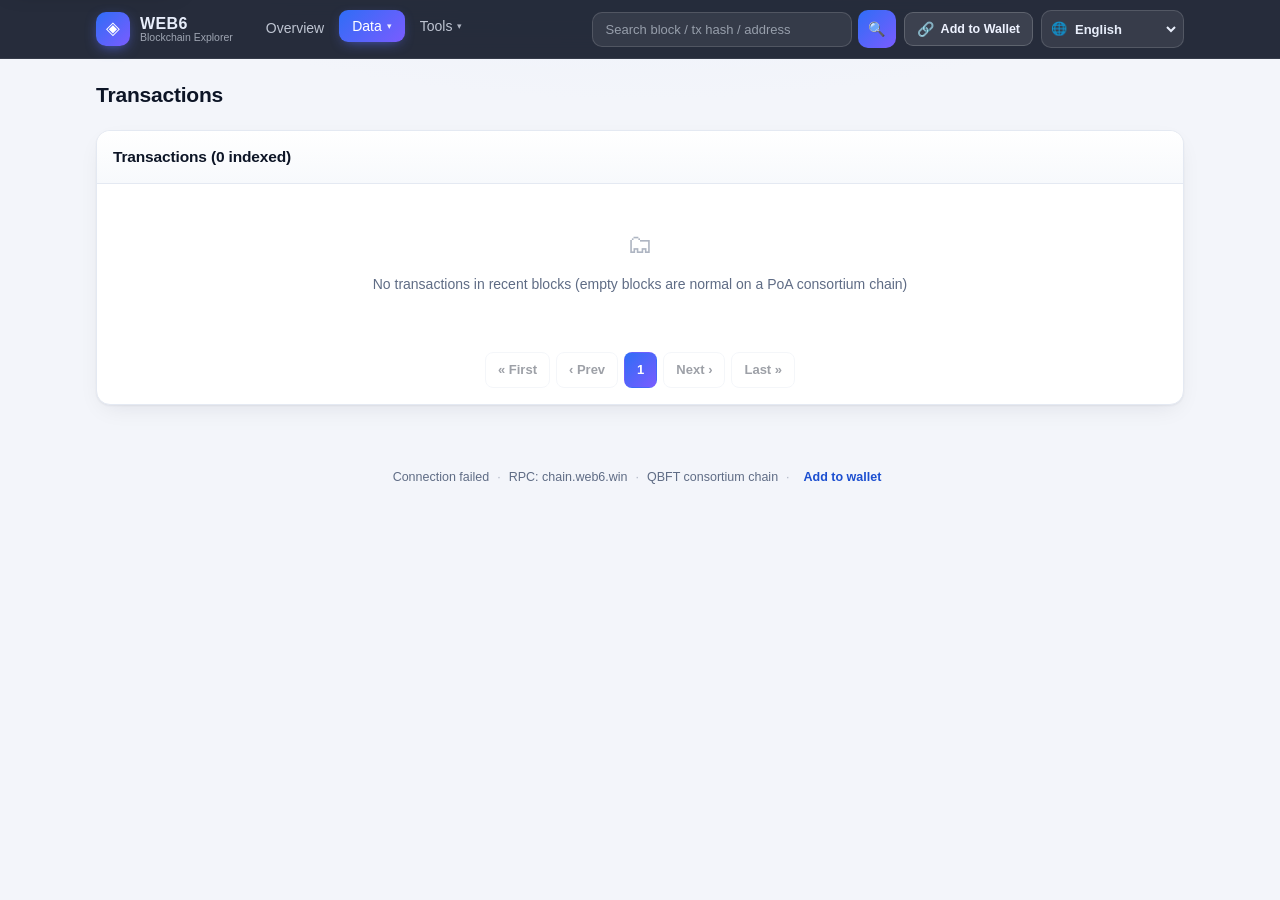
<file: txs.html>
<!DOCTYPE html>
<html lang="zh">
<head>
  <meta charset="UTF-8" />
  <!-- 首屏前先定好 <html lang> 與 dir：module script 是延遲執行的，
       等到它跑起來才切 dir，阿拉伯語／烏爾都語使用者會先看到一幀 LTR 版面才翻正。 -->
  <script>
    (function () {
      var RTL = { ar: 1, ur: 1 };
      try {
        var l = localStorage.getItem("web6.lang");
        if (!l) return;
        document.documentElement.lang = l;
        if (RTL[l]) document.documentElement.dir = "rtl";
      } catch (e) { /* 私密模式下 localStorage 不可用，保持預設 */ }
    })();
  </script>
  <meta name="viewport" content="width=device-width, initial-scale=1.0, viewport-fit=cover" />
  <meta name="theme-color" content="#0b1220" />
  <title>WEB6 区块链浏览器 · 交易</title>
  <meta name="description" content="WEB6 联盟链交易列表与交易详情" />
  <!-- 社群分享卡：連結在 IM / 社群被轉發時顯示正確標題與摘要 -->
  <meta property="og:type" content="website" />
  <meta property="og:site_name" content="WEB6 Explorer" />
  <meta property="og:title" content="WEB6 区块链浏览器 · 交易" />
  <meta property="og:description" content="WEB6 联盟链交易列表与交易详情" />
  <meta property="og:locale" content="zh_CN" />
  <meta name="twitter:card" content="summary" />
  <meta name="twitter:title" content="WEB6 区块链浏览器 · 交易" />
  <meta name="twitter:description" content="WEB6 联盟链交易列表与交易详情" />
  <!-- 全站資料都來自此 RPC 節點，預先建連可省掉一次 DNS + TLS 握手 -->
  <link rel="preconnect" href="https://chain.web6.win" crossorigin />
  <link rel="dns-prefetch" href="https://chain.web6.win" />
  <link rel="icon" href="data:image/svg+xml,<svg xmlns='http://www.w3.org/2000/svg' viewBox='0 0 32 32'><rect width='32' height='32' rx='7' fill='%232f6df6'/><text x='16' y='23' font-size='20' text-anchor='middle' fill='white' font-family='sans-serif'>&#9672;</text></svg>" />
  <link rel="stylesheet" href="assets/css/styles.css" />
</head>
<body>
  <!-- 鍵盤 / 螢幕閱讀器：第一個可聚焦元素，可直接跳過頂欄 -->
  <a class="skip-link" href="#view" data-i18n="a11y.skip">跳到主要内容</a>
  <header class="topbar" id="topbar"></header>

  <main id="view" class="view" tabindex="-1"></main>

  <footer class="footer" id="footer"></footer>

  <nav class="tabbar" id="tabbar"></nav>

  <div id="toast" class="toast" role="status" aria-live="polite"></div>

  <script type="module">
    import { setupChrome } from "./assets/js/chrome.js";
    import { viewTxs, viewTx, parseHash, clearTimer } from "./assets/js/views.js";
    function go() {
      clearTimer();
      const { name, parts, query } = parseHash();
      if (name === "tx" && parts[1]) viewTx(parts[1]);
      else viewTxs(query);
    }
    setupChrome("txs", go);
    window.addEventListener("hashchange", go);
  </script>
  <noscript>
    <p class="noscript">WEB6 區塊鏈瀏覽器需要 JavaScript 才能載入鏈上資料，請開啟 JavaScript 後重新整理。</p>
  </noscript>
</body>
</html>
</file>
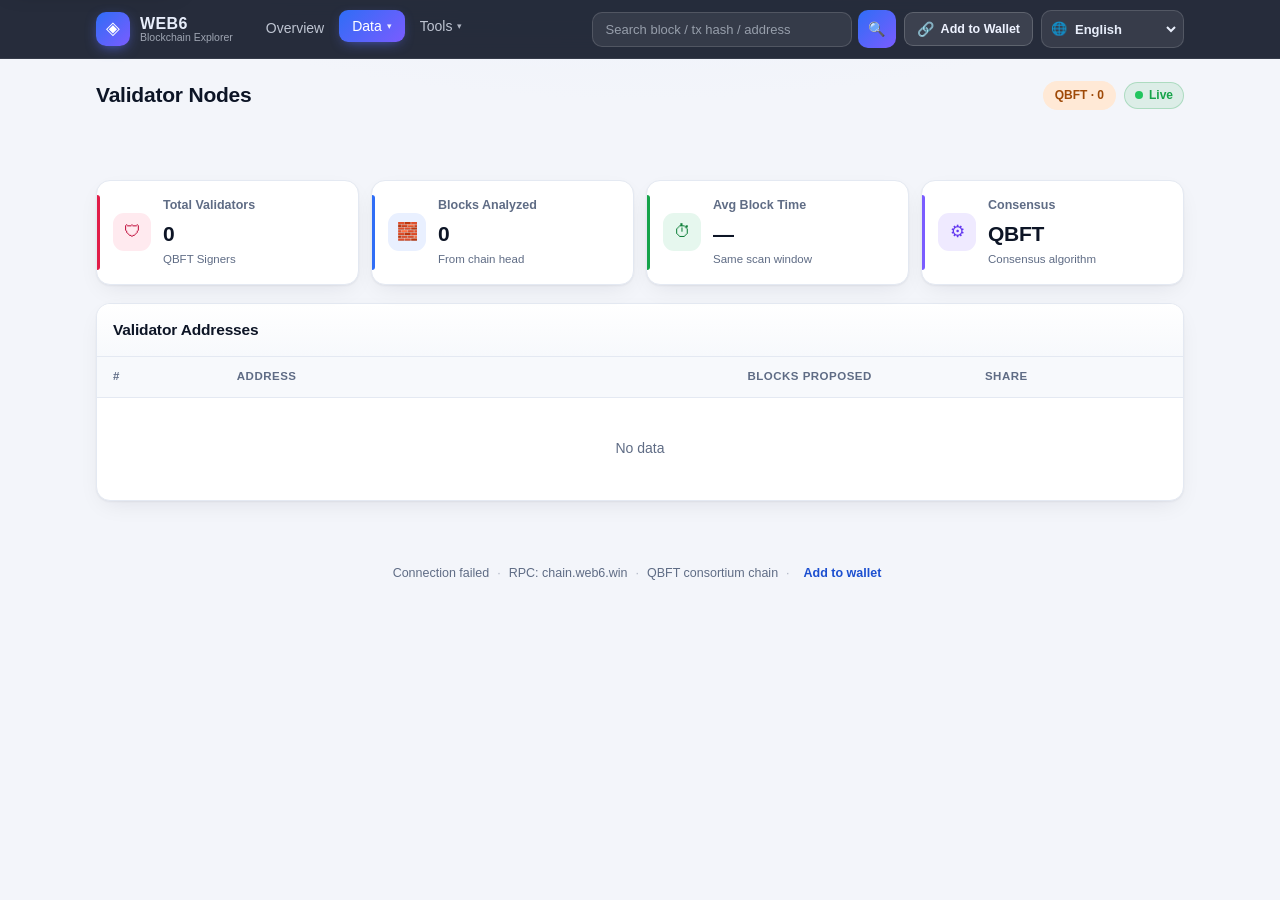
<file: validators.html>
<!DOCTYPE html>
<html lang="zh">
<head>
  <meta charset="UTF-8" />
  <!-- 首屏前先定好 <html lang> 與 dir：module script 是延遲執行的，
       等到它跑起來才切 dir，阿拉伯語／烏爾都語使用者會先看到一幀 LTR 版面才翻正。 -->
  <script>
    (function () {
      var RTL = { ar: 1, ur: 1 };
      try {
        var l = localStorage.getItem("web6.lang");
        if (!l) return;
        document.documentElement.lang = l;
        if (RTL[l]) document.documentElement.dir = "rtl";
      } catch (e) { /* 私密模式下 localStorage 不可用，保持預設 */ }
    })();
  </script>
  <meta name="viewport" content="width=device-width, initial-scale=1.0, viewport-fit=cover" />
  <meta name="theme-color" content="#0b1220" />
  <title>WEB6 区块链浏览器 · 验证人</title>
  <meta name="description" content="WEB6 联盟链 QBFT 验证人节点" />
  <!-- 社群分享卡：連結在 IM / 社群被轉發時顯示正確標題與摘要 -->
  <meta property="og:type" content="website" />
  <meta property="og:site_name" content="WEB6 Explorer" />
  <meta property="og:title" content="WEB6 区块链浏览器 · 验证人" />
  <meta property="og:description" content="WEB6 联盟链 QBFT 验证人节点" />
  <meta property="og:locale" content="zh_CN" />
  <meta name="twitter:card" content="summary" />
  <meta name="twitter:title" content="WEB6 区块链浏览器 · 验证人" />
  <meta name="twitter:description" content="WEB6 联盟链 QBFT 验证人节点" />
  <!-- 全站資料都來自此 RPC 節點，預先建連可省掉一次 DNS + TLS 握手 -->
  <link rel="preconnect" href="https://chain.web6.win" crossorigin />
  <link rel="dns-prefetch" href="https://chain.web6.win" />
  <link rel="icon" href="data:image/svg+xml,<svg xmlns='http://www.w3.org/2000/svg' viewBox='0 0 32 32'><rect width='32' height='32' rx='7' fill='%232f6df6'/><text x='16' y='23' font-size='20' text-anchor='middle' fill='white' font-family='sans-serif'>&#9672;</text></svg>" />
  <link rel="stylesheet" href="assets/css/styles.css" />
</head>
<body>
  <!-- 鍵盤 / 螢幕閱讀器：第一個可聚焦元素，可直接跳過頂欄 -->
  <a class="skip-link" href="#view" data-i18n="a11y.skip">跳到主要内容</a>
  <header class="topbar" id="topbar"></header>

  <main id="view" class="view" tabindex="-1"></main>

  <footer class="footer" id="footer"></footer>

  <nav class="tabbar" id="tabbar"></nav>

  <div id="toast" class="toast" role="status" aria-live="polite"></div>

  <script type="module">
    import { setupChrome } from "./assets/js/chrome.js";
    import { viewValidators } from "./assets/js/views.js";
    setupChrome("validators", viewValidators);
  </script>
  <noscript>
    <p class="noscript">WEB6 區塊鏈瀏覽器需要 JavaScript 才能載入鏈上資料，請開啟 JavaScript 後重新整理。</p>
  </noscript>
</body>
</html>
</file>
<file: assets/css/styles.css>
/* =====================================================================
   WEB6 區塊鏈瀏覽器 — 樣式表
   結構： tokens → 基礎 → 頂欄 → Hero → 卡片 → 表格 → 按鈕 → Modal
          → 骨架屏 → 驗證人 → 頁腳/底欄 → 部署表單 → 響應式
   ===================================================================== */

/* ===== Design tokens ===== */
:root {
  --bg: #f3f5fa;
  --bg-grad: radial-gradient(1200px 500px at 50% -200px, #e8eeff 0%, transparent 60%);
  --surface: #ffffff;
  --surface-2: #f7f9fc;
  --surface-3: #eef1f7;
  --text: #0d1526;
  --muted: #5f6c85;
  --border: #e4e9f2;
  --border-strong: #d3dae8;

  --brand-1: #2f6df6;
  --brand-2: #7a5cff;
  --accent: #2f6df6;
  --accent-soft: #e9f0ff;
  --accent-ink: #1c4fd0;

  --ok: #16a34a;
  --fail: #e11d48;
  --pending: #d97706;
  --teal: #0d9488;
  --warn: #b45309;
  /* 文字專用色：--teal / --warn 本身只夠當填色與邊框，直接當文字色壓在
     18% 同色底片上只有 3.02:1 / 3.92:1（12px 需要 4.5:1，a11y 审计实测值）。
     沿用 --accent / --accent-ink 的慣例：不帶後綴的是填色，-ink 才是文字。 */
  --teal-ink: #115e59;   /* 壓在 18% teal 底片上 = 6.12:1 */
  --warn-ink: #92400e;   /* 壓在 18% warn 底片上 = 5.53:1 */
  /* --ok 直接當文字色只有 2.75:1（12% ok 底片上），達不到 4.5:1；文字一律用 -ink */
  --ok-ink: #166534;     /* 壓在 12% ok 底片上 = 5.96:1 */
  /* 代幣標準標籤（ERC-20 / 721 / 1155）專用，同樣遵守「填充 / -ink」成對慣例 */
  --violet: #6d43e8;
  --violet-ink: #3b2fa8; /* 壓在 18% violet 底片上 = 7.45:1 */

  --shadow-xs: 0 1px 2px rgba(13, 21, 38, .05);
  --shadow: 0 1px 2px rgba(13, 21, 38, .05), 0 8px 24px -8px rgba(13, 21, 38, .10);
  --shadow-lift: 0 2px 6px rgba(13, 21, 38, .07), 0 18px 40px -14px rgba(13, 21, 38, .22);
  --ring: 0 0 0 3px color-mix(in srgb, var(--accent) 26%, transparent);

  --radius-sm: 9px;
  --radius: 14px;
  --radius-lg: 20px;
  --radius-pill: 999px;

  --topbar: #0a1020;
  --topbar-text: #e8eefb;
  --hero-from: #101832;
  --hero-mid: #1a2350;
  --hero-to: #2c1f52;

  --maxw: 1120px;
  --tap: 44px;          /* 最小點擊區 */
  --z-topbar: 50;
  --z-tabbar: 60;
  --z-toast: 200;
  --z-modal: 300;
  --ease: cubic-bezier(.32, .72, 0, 1);
}

@media (prefers-color-scheme: dark) {
  :root {
    --bg: #070b16;
    --bg-grad: radial-gradient(1200px 500px at 50% -200px, #16203c 0%, transparent 60%);
    --surface: #101828;
    --surface-2: #0c1322;
    --surface-3: #161f33;
    --text: #e9eefa;
    --muted: #94a3bf;
    --border: #1d2740;
    --border-strong: #2a3654;
    --accent: #6f9bff;
    --accent-soft: #16233f;
    --accent-ink: #a9c2ff;
    /* 深色模式：同一組 -ink 也要換（不然 teal 文字壓在深底片上只有 3.81:1）。
       深色下要往亮的方向走才夠對比。 */
    --teal-ink: #2dd4bf;   /* 壓在 18% teal 深底片上 = 7.67:1 */
    --warn-ink: #f0a868;   /* 壓在 18% warn 深底片上 = 7.61:1 */
    --ok-ink: #4ade80;     /* 壓在 12% ok 深底片上 = 9.28:1 */
    --violet-ink: #b9a6ff; /* 壓在 18% violet 深底片上 = 7.26:1 */
    --shadow: 0 1px 2px rgba(0, 0, 0, .35), 0 10px 30px -10px rgba(0, 0, 0, .55);
    --shadow-lift: 0 2px 8px rgba(0, 0, 0, .4), 0 22px 48px -16px rgba(0, 0, 0, .7);
    --topbar: #060a13;
    --hero-from: #0b1226;
    --hero-mid: #131c42;
    --hero-to: #241a46;
  }
}

/* ===== 基礎 ===== */
* { box-sizing: border-box; }
html { -webkit-text-size-adjust: 100%; }
html, body { margin: 0; padding: 0; }
body {
  font-family: -apple-system, BlinkMacSystemFont, "Segoe UI", "PingFang SC", "Microsoft YaHei", Roboto, Helvetica, Arial, sans-serif;
  background: var(--bg);
  background-image: var(--bg-grad);
  background-repeat: no-repeat;
  background-attachment: fixed;
  color: var(--text);
  font-size: 15px;
  line-height: 1.55;
  -webkit-font-smoothing: antialiased;
  padding-bottom: calc(76px + env(safe-area-inset-bottom, 0px)); /* 行動端底欄占位 */
}
a { color: var(--accent-ink); text-decoration: none; }
a:hover { text-decoration: underline; }
h1, h2, h3 { letter-spacing: -.01em; }
.muted { color: var(--muted); }
.num { font-variant-numeric: tabular-nums; }
:focus-visible { outline: 2px solid var(--accent); outline-offset: 2px; border-radius: 6px; }
html.modal-open, html.modal-open body { overflow: hidden; }

/* 跳至主要內容：平時移出畫面，鍵盤聚焦時才滑入（無障礙） */
.skip-link {
  position: fixed; top: 8px; inset-inline-start: 8px; z-index: var(--z-modal, 100);
  transform: translateY(-160%);
  background: var(--accent); color: #fff; font-weight: 700; font-size: 14px;
  padding: 10px 16px; border-radius: 10px; box-shadow: 0 8px 24px -8px rgba(8, 13, 26, .5);
  transition: transform .18s var(--ease, ease-out);
}
.skip-link:focus { transform: none; text-decoration: none; }

/* 關閉 JavaScript 時的回退提示 */
.noscript {
  max-width: 620px; margin: 64px auto; padding: 18px 20px;
  background: var(--surface); border: 1px solid var(--border); border-inline-start: 4px solid var(--warn, #d98324);
  border-radius: var(--radius, 12px); color: var(--text); line-height: 1.6;
}

/* ===== 頂欄 ===== */
.topbar {
  position: sticky; top: 0; z-index: var(--z-topbar);
  background: var(--topbar); /* 舊瀏覽器回退 */
  background: color-mix(in srgb, var(--topbar) 88%, transparent);
  -webkit-backdrop-filter: saturate(180%) blur(14px);
  backdrop-filter: saturate(180%) blur(14px);
  color: var(--topbar-text);
  border-bottom: 1px solid rgba(255, 255, 255, .07);
}
.topbar-inner {
  max-width: var(--maxw); margin: 0 auto;
  display: flex; align-items: center; gap: 14px;
  flex-wrap: wrap;
  padding: 10px 16px;
  min-height: 54px;
}
.topbar-right { margin-inline-start: auto; display: flex; align-items: center; gap: 8px; min-width: 0; }

.brand { display: flex; align-items: center; gap: 10px; color: var(--topbar-text); flex: 0 0 auto; }
.brand:hover { text-decoration: none; }
.brand-logo {
  width: 34px; height: 34px; border-radius: 10px;
  display: grid; place-items: center;
  background: linear-gradient(135deg, var(--brand-1), var(--brand-2));
  font-size: 18px; color: #fff; flex: 0 0 auto;
  box-shadow: 0 4px 14px -4px rgba(90, 110, 255, .8);
}
.brand-text { display: flex; flex-direction: column; line-height: 1.08; min-width: 0; }
.brand-text strong { font-size: 16px; letter-spacing: .4px; }
.brand-text small { font-size: 10.5px; opacity: .62; }

/* 主導航（桌面 / 平板可見，手機改用底部 Tab）
   注意一律用 `>` 或 .nav-group-btn 限定：下拉面板裡的連結也是 .nav-main 的後代，
   若讓它們吃到這組「深色頂欄」配色，在淺色面板上會變成看不見的深字。 */
.nav-main { display: flex; gap: 2px; margin-inline-start: 6px; }
.nav-main > a, .nav-main .nav-group-btn {
  color: var(--topbar-text); opacity: .78;
  padding: 8px 13px; border-radius: var(--radius-sm);
  font-size: 14px; font-weight: 500;
  transition: background .16s, opacity .16s;
}
.nav-main > a:hover, .nav-main .nav-group-btn:hover {
  background: rgba(255, 255, 255, .09); text-decoration: none; opacity: 1;
}
.nav-main > a.active, .nav-main .nav-group-btn.active {
  opacity: 1; color: #fff;
  background: linear-gradient(135deg, var(--brand-1), var(--brand-2));
  box-shadow: 0 4px 14px -6px rgba(90, 110, 255, .9);
}

/* 下拉分組（資料 / 工具） */
.nav-group { position: relative; }
.nav-group-btn {
  display: inline-flex; align-items: center; gap: 5px;
  background: none; border: 0; font-family: inherit; cursor: pointer;
  -webkit-tap-highlight-color: transparent;
}
.nav-group-btn:focus-visible, .nav-menu a:focus-visible,
.tab-group-btn:focus-visible, .tab-sheet a:focus-visible {
  outline: 2px solid var(--accent); outline-offset: 2px;
}
/* 展開時箭頭翻轉：這是「目前哪一組是開的」的唯一靜態提示 */
.nav-caret { font-size: 9px; line-height: 1; opacity: .9; transition: transform .16s; }
.nav-group.is-open > .nav-group-btn .nav-caret { transform: rotate(180deg); }

.nav-menu {
  display: none;
  position: absolute; top: calc(100% + 6px); inset-inline-start: 0;
  min-width: 176px; margin: 0; padding: 6px; list-style: none;
  background: var(--surface); border: 1px solid var(--border);
  border-radius: var(--radius); box-shadow: var(--shadow-lift);
  z-index: calc(var(--z-topbar) + 1);
}
.nav-group.is-open > .nav-menu { display: block; }
.nav-menu a {
  display: flex; align-items: center; gap: 9px;
  padding: 9px 11px; border-radius: var(--radius-sm);
  color: var(--text); font-size: 13.5px; font-weight: 600; white-space: nowrap;
}
.nav-menu a:hover { background: var(--surface-2); text-decoration: none; }
.nav-menu a.active {
  color: var(--brand-1);
  background: color-mix(in srgb, var(--brand-1) 12%, transparent);
}
.nav-menu-ico { font-size: 15px; line-height: 1; }

/* 語言切換 */
.lang-switch {
  display: inline-flex; align-items: center; gap: 2px;
  background: rgba(255, 255, 255, .08);
  border: 1px solid rgba(255, 255, 255, .14);
  border-radius: 10px; height: 38px; padding: 0 4px 0 9px; flex: 0 0 auto;
  transition: border-color .16s, background .16s;
}
.lang-switch:hover { border-color: rgba(255, 255, 255, .3); }
/* 焦點指示畫在外框（原本 select 被 outline:none 去掉了指示，鍵盤使用者看不到焦點） */
.lang-switch:focus-within {
  border-color: var(--accent);
  box-shadow: 0 0 0 2px color-mix(in srgb, var(--accent) 40%, transparent);
  box-shadow: 0 0 0 2px rgba(47, 109, 246, .4);
}
.lang-globe { font-size: 13px; opacity: .8; }
.lang-select {
  background: transparent; border: none; cursor: pointer;
  color: var(--topbar-text); font-size: 13px; font-weight: 600;
  padding: 8px 2px; font-family: inherit; max-width: 110px;
}
/* 焦點：外框已由 .lang-switch:focus-within 提供指示，故移除原生 outline；
   同時把字級提到 16px —— iOS 對 < 16px 的控制項會在聚焦時自動放大整個頁面，
   而 max-width 固定，所以頂欄不會被擠動。 */
.lang-select:focus { outline: none; font-size: 16px; }
.lang-select option { color: #0d1526; background: #fff; }

/* 搜尋 */
.search { display: flex; align-items: center; gap: 6px; min-width: 0; }
.search input {
  width: 260px; max-width: 40vw;
  padding: 9px 13px; border-radius: 10px;
  border: 1px solid rgba(255, 255, 255, .14);
  background: rgba(255, 255, 255, .07); color: var(--topbar-text); font-size: 13px;
  transition: border-color .16s, background .16s, box-shadow .16s;
}
.search input::placeholder { color: rgba(232, 238, 251, .55); }
.search input:focus {
  outline: none; border-color: var(--brand-1);
  background: rgba(255, 255, 255, .13); box-shadow: 0 0 0 3px rgba(47, 109, 246, .25);
}
.search button {
  border: none; background: linear-gradient(135deg, var(--brand-1), var(--brand-2));
  color: #fff; cursor: pointer; flex: 0 0 auto;
  width: 38px; height: 38px; border-radius: 10px; font-size: 14px;
  transition: filter .16s, transform .16s;
}
.search button:hover { filter: brightness(1.1); }
.search button:active { transform: scale(.95); }

/* ===== 內容 ===== */
.view { max-width: var(--maxw); margin: 0 auto; padding: 20px 16px 40px; }
.container { display: flex; flex-direction: column; gap: 18px; }

/* ===== Hero ===== */
.hero {
  position: relative; overflow: hidden;
  border-radius: var(--radius-lg);
  padding: 22px 24px;
  color: #eef2ff;
  background: linear-gradient(135deg, var(--hero-from), var(--hero-mid) 48%, var(--hero-to));
  box-shadow: 0 18px 40px -18px rgba(20, 30, 80, .7), inset 0 0 0 1px rgba(255, 255, 255, .07);
}
.hero-glow {
  position: absolute; inset: -40% -10% auto auto; width: 460px; height: 460px;
  background: radial-gradient(circle at 50% 50%, rgba(122, 92, 255, .5), transparent 62%);
  filter: blur(10px); pointer-events: none;
  animation: aurora 16s var(--ease) infinite alternate;
}
.hero-glow::after {
  content: ""; position: absolute; inset-inline-start: -260px; top: 120px; width: 380px; height: 380px;
  background: radial-gradient(circle at 50% 50%, rgba(47, 109, 246, .45), transparent 62%);
}
@keyframes aurora {
  from { transform: translate3d(0, 0, 0) scale(1); }
  to   { transform: translate3d(-40px, 26px, 0) scale(1.12); }
}
.hero-top { position: relative; display: flex; align-items: flex-start; gap: 14px; flex-wrap: wrap; }
.hero-id { display: flex; align-items: center; gap: 13px; min-width: 0; }
.hero-logo {
  width: 46px; height: 46px; border-radius: 14px; flex: 0 0 auto;
  display: grid; place-items: center; font-size: 24px; color: #fff;
  background: linear-gradient(135deg, var(--brand-1), var(--brand-2));
  box-shadow: 0 8px 22px -8px rgba(122, 92, 255, .95);
}
.hero-id-text { min-width: 0; }
.hero-title {
  margin: 0; font-size: 23px; font-weight: 800; letter-spacing: .3px;
  display: flex; align-items: center; gap: 9px; flex-wrap: wrap;
}
.hero-tag {
  font-size: 11px; font-weight: 700; letter-spacing: .3px;
  padding: 3px 9px; border-radius: var(--radius-pill);
  background: rgba(255, 255, 255, .14); color: #dbe4ff;
  border: 1px solid rgba(255, 255, 255, .16);
}
.hero-meta { margin: 4px 0 0; font-size: 12.5px; color: rgba(214, 224, 255, .72); }
.hero-top-right { margin-inline-start: auto; display: flex; align-items: center; gap: 8px; }

.hero-live {
  position: relative; margin-top: 18px;
  display: flex; align-items: baseline; gap: 9px; flex-wrap: wrap;
}
.hero-live-label { font-size: 12.5px; color: rgba(214, 224, 255, .7); font-weight: 600; }
.hero-live-hash { font-size: 15px; color: rgba(214, 224, 255, .45); }
.hero-height-value {
  font-size: clamp(28px, 7vw, 40px); font-weight: 800; line-height: 1.1;
  letter-spacing: -.5px; font-variant-numeric: tabular-nums;
  background: linear-gradient(120deg, #ffffff, #b9c8ff);
  -webkit-background-clip: text; background-clip: text; color: transparent;
}
.hero-live-state {
  font-size: 11.5px; font-weight: 700; color: #8ef0bb;
  background: rgba(34, 197, 94, .16); border: 1px solid rgba(34, 197, 94, .3);
  padding: 2px 9px; border-radius: var(--radius-pill); white-space: nowrap;
}

.hero-actions { position: relative; margin-top: 20px; display: flex; gap: 10px; flex-wrap: wrap; }

.badge {
  font-size: 12px; font-weight: 700; padding: 4px 11px; border-radius: var(--radius-pill);
  background: var(--accent-soft); color: var(--accent-ink);
  border: 1px solid transparent; white-space: nowrap;
}
/* 文字色 #9f4a08 = 5.17:1（原 #b45309 只有 4.28:1，12px 未達 AA 4.5:1） */
.badge-qbft { background: #ffe9d6; color: #9f4a08; }
.hero .badge-qbft {
  background: rgba(251, 191, 36, .16); color: #ffd08a;
  border-color: rgba(251, 191, 36, .28);
}
@media (prefers-color-scheme: dark) { .badge-qbft { background: #3a2410; color: #f0a868; } }

.dot-live {
  width: 8px; height: 8px; border-radius: 50%; background: #22c55e; flex: 0 0 auto;
  box-shadow: 0 0 0 0 rgba(34, 197, 94, .6); animation: pulse 1.8s infinite;
}
@keyframes pulse {
  0% { box-shadow: 0 0 0 0 rgba(34, 197, 94, .55); }
  70% { box-shadow: 0 0 0 8px rgba(34, 197, 94, 0); }
  100% { box-shadow: 0 0 0 0 rgba(34, 197, 94, 0); }
}
.live-pill {
  display: inline-flex; align-items: center; gap: 6px;
  font-size: 12px; font-weight: 600; color: var(--ok);
  background: color-mix(in srgb, var(--ok) 10%, transparent);
  border: 1px solid color-mix(in srgb, var(--ok) 24%, transparent);
  padding: 3px 10px; border-radius: var(--radius-pill); white-space: nowrap;
}

/* ===== 面板 ===== */
.panel {
  background: var(--surface); border: 1px solid var(--border);
  border-radius: var(--radius); box-shadow: var(--shadow); overflow: hidden;
}
.panel + .panel { margin-top: 0; }
.panel-head {
  display: flex; align-items: center; justify-content: space-between; gap: 10px;
  padding: 14px 16px; border-bottom: 1px solid var(--border);
  background: linear-gradient(180deg, var(--surface), var(--surface-2));
}
.panel-head h2 { margin: 0; font-size: 15.5px; font-weight: 700; }
.panel-head > .live-pill, .panel-head > .badge { flex: 0 0 auto; }
.panel-head > .panel-head-actions { margin-inline-start: auto; display: flex; align-items: center; gap: 8px; }
/* 垂直 padding 只擴大點擊區（不改行盒高度）：WCAG 2.5.8 AA 要求 24×24 */
.more { font-size: 13px; font-weight: 600; white-space: nowrap; padding: 3px 2px; }

.page-title { display: flex; align-items: center; gap: 12px; flex-wrap: wrap; }
.page-title h1 { margin: 0; font-size: 21px; font-weight: 800; }
.title-actions { margin-inline-start: auto; display: flex; gap: 8px; align-items: center; flex-wrap: wrap; }

/* ===== 統計卡片 ===== */
.stat-grid { display: grid; gap: 12px; grid-template-columns: repeat(4, minmax(0, 1fr)); }
.stat-grid.small { grid-template-columns: repeat(4, minmax(0, 1fr)); }
.stat-card {
  display: flex; align-items: center; gap: 12px;
  background: var(--surface); border: 1px solid var(--border);
  border-radius: var(--radius); padding: 15px 16px;
  box-shadow: var(--shadow); position: relative; overflow: hidden;
  transition: transform .2s var(--ease), box-shadow .2s var(--ease), border-color .2s;
}
.stat-card::after {
  content: ""; position: absolute; inset-inline-start: 0; top: 14%; bottom: 14%; width: 3px;
  border-radius: 0 3px 3px 0; background: var(--accent);
}
.stat-card:hover { transform: translateY(-2px); box-shadow: var(--shadow-lift); border-color: var(--border-strong); }
.stat-ico {
  width: 38px; height: 38px; border-radius: 11px; flex: 0 0 auto;
  display: grid; place-items: center; font-size: 17px;
  background: var(--surface-3); color: var(--accent-ink);
}
.stat-body { min-width: 0; flex: 1; }
.stat-label { font-size: 12.5px; color: var(--muted); font-weight: 600; }
.stat-value {
  font-size: 21px; font-weight: 800; margin-top: 3px;
  font-variant-numeric: tabular-nums; letter-spacing: -.3px;
}
.stat-sub { font-size: 11.5px; color: var(--muted); margin-top: 1px; }
.stat-card.accent-blue::after { background: #2f6df6; }
.stat-card.accent-blue .stat-ico { background: #e9f0ff; color: #1c4fd0; }
.stat-card.accent-green::after { background: #16a34a; }
.stat-card.accent-green .stat-ico { background: #e6f7ee; color: #12803c; }
.stat-card.accent-purple::after { background: #7a5cff; }
.stat-card.accent-purple .stat-ico { background: #efeaff; color: #6338f0; }
.stat-card.accent-orange::after { background: #f59e0b; }
.stat-card.accent-orange .stat-ico { background: #fff3e0; color: #b45309; }
.stat-card.accent-red::after { background: #e11d48; }
.stat-card.accent-red .stat-ico { background: #ffeaef; color: #c00f3c; }
.stat-card.accent-teal::after { background: #0d9488; }
.stat-card.accent-teal .stat-ico { background: #e2f6f4; color: #0b7268; }

/* 網路統計：兩欄卡片 + 掃描進度 */
.stat-grid.two { grid-template-columns: repeat(2, minmax(0, 1fr)); }
.stat-grid.three { grid-template-columns: repeat(3, minmax(0, 1fr)); }
.stats-source { font-size: 11.5px; color: var(--muted); margin-top: 2px; }
.prog-text.warn { color: var(--warn-ink, #9a6700); font-weight: 600; }
.stats-wrap { display: flex; flex-direction: column; gap: 12px; }
.stats-progress { font-size: 12.5px; color: var(--muted); }
.prog-bar {
  height: 6px; border-radius: 999px; background: var(--surface-3);
  overflow: hidden; margin-bottom: 6px;
}
.prog-fill {
  height: 100%; border-radius: 999px;
  background: linear-gradient(90deg, var(--accent), var(--teal, #0d9488));
  transition: width .3s var(--ease);
}
.prog-text { display: flex; align-items: center; gap: 6px; }
.prog-text.ok { color: var(--teal-ink, #0b7268); font-weight: 600; }
@media (prefers-color-scheme: dark) {
  .prog-text.ok { color: #5fd8ce; }
}
@media (prefers-color-scheme: dark) {
  .stat-card.accent-blue .stat-ico { background: #16233f; color: #8fb0ff; }
  .stat-card.accent-green .stat-ico { background: #0f2a1a; color: #6ee7a8; }
  .stat-card.accent-purple .stat-ico { background: #211a3d; color: #b9a4ff; }
  .stat-card.accent-orange .stat-ico { background: #33240c; color: #f5c072; }
  .stat-card.accent-red .stat-ico { background: #35121e; color: #ff8fa8; }
  .stat-card.accent-teal .stat-ico { background: #0c2c29; color: #5fd8ce; }
}

/* —— 網路統計面板視覺強化（scope 限 .stats-wrap，不影響其他頁的統計卡）—— */
.stats-wrap { gap: 14px; }
.stats-wrap .stat-grid.three { gap: 14px; }
.stats-wrap .stat-card {
  padding: 18px 18px 16px; gap: 14px; border-radius: 14px;
  background: linear-gradient(180deg, var(--surface), var(--surface-2));
}
/* 頂部漸層色條取代原本左側短線；右上角一團同色柔光 */
.stats-wrap .stat-card::after {
  top: 0; bottom: auto; height: 3px; width: auto; inset-inline-end: 0;
  border-radius: 3px 3px 0 0; opacity: .85;
}
.stats-wrap .stat-card::before {
  content: ""; position: absolute; inset-inline-end: -24px; top: -24px;
  width: 110px; height: 110px; border-radius: 50%;
  opacity: .12; filter: blur(6px); pointer-events: none;
}
.stats-wrap .stat-card.accent-blue::before { background: #2f6df6; }
.stats-wrap .stat-card.accent-red::before { background: #e11d48; }
.stats-wrap .stat-card.accent-teal::before { background: #0d9488; }
.stats-wrap .stat-card.accent-green::before { background: #16a34a; }
.stats-wrap .stat-card.accent-purple::before { background: #7a5cff; }
.stats-wrap .stat-card.accent-orange::before { background: #f59e0b; }
.stats-wrap .stat-ico { width: 44px; height: 44px; border-radius: 13px; font-size: 19px; }
.stats-wrap .stat-label { letter-spacing: .2px; }
.stats-wrap .stat-value { font-size: 24px; }
.stat-unit { font-size: 13px; font-weight: 700; color: var(--muted); letter-spacing: 0; margin-inline-start: 3px; }

/* 掃描進度：內嵌小卡片 + 流光動效 */
.stats-progress {
  font-size: 12.5px; color: var(--muted);
  background: var(--surface-2); border: 1px solid var(--border);
  border-radius: 12px; padding: 12px 14px;
}
.stats-progress .prog-bar { height: 8px; margin-bottom: 0; }
.stats-progress .prog-fill { position: relative; overflow: hidden; }
.stats-progress.scanning .prog-fill::after {
  content: ""; position: absolute; inset: 0;
  background: linear-gradient(90deg, transparent, rgba(255, 255, 255, .5), transparent);
  animation: progShine 1.3s linear infinite;
}
@keyframes progShine { from { transform: translateX(-100%); } to { transform: translateX(100%); } }
.prog-meta {
  display: flex; align-items: center; justify-content: space-between;
  gap: 8px 12px; flex-wrap: wrap; margin-top: 9px;
}
.prog-state { font-weight: 600; color: var(--muted); display: inline-flex; align-items: center; gap: 7px; }
.stats-progress.scanning .prog-state::before {
  content: ""; width: 8px; height: 8px; border-radius: 50%; flex: 0 0 auto;
  background: #2f6df6; animation: progPulse 1.1s ease infinite;
}
@keyframes progPulse { 50% { opacity: .25; } }
.stats-progress.done .prog-state { color: var(--teal-ink, #0b7268); }
.stats-progress.done .prog-state::before { content: "✓"; font-weight: 800; }
.stats-progress.idle .prog-bar { visibility: hidden; }
.stats-progress .prog-state.warn { color: var(--warn-ink, #9a6700); }
@media (prefers-color-scheme: dark) {
  .stats-progress.done .prog-state { color: #5fd8ce; }
}

/* 「重新掃描」小按鈕（面板標題右側；busy 時圖示旋轉） */
.rescan-btn {
  display: inline-flex; align-items: center; gap: 6px;
  border: 1px solid var(--border-strong, var(--border)); border-radius: 999px;
  padding: 4px 12px; background: var(--surface);
  cursor: pointer; font-size: 12.5px; font-weight: 600;
  transition: border-color .15s, color .15s, transform .15s;
}
.rescan-btn:hover { border-color: var(--accent); color: var(--accent-ink); transform: translateY(-1px); }
.rescan-btn.busy { opacity: .6; pointer-events: none; }
.rescan-ico { display: inline-block; }
.rescan-btn.busy .rescan-ico { animation: rescanSpin .9s linear infinite; }
@keyframes rescanSpin { to { transform: rotate(360deg); } }

/* ===== 響應式表格 ===== */
.rtable-wrap { width: 100%; overflow-x: auto; -webkit-overflow-scrolling: touch; }
.rtable { width: 100%; min-width: 0; }
.rhead, .rrow {
  display: grid; grid-template-columns: var(--cols);
  gap: 10px; padding: 11px 16px; align-items: center;
}
.rhead {
  font-size: 11.5px; color: var(--muted); font-weight: 700;
  text-transform: uppercase; letter-spacing: .5px;
  border-bottom: 1px solid var(--border);
  background: var(--surface-2);
  position: sticky; top: 0; z-index: 1;
}
.rrow { border-bottom: 1px solid var(--border); font-size: 13.5px; transition: background .12s; }
.rrow:last-child { border-bottom: none; }
.rrow:hover { background: var(--surface-2); }
.rcell { min-width: 0; overflow: hidden; text-overflow: ellipsis; }
.rempty, .empty-box {
  padding: 40px 18px; text-align: center; color: var(--muted); font-size: 14px;
}
.empty-box::before {
  content: "🗂"; display: block; font-size: 26px; opacity: .5; margin-bottom: 10px;
}
/* 行內雜湊連結：垂直內距不會改變行高（inline 不撐行盒），但把可點區域擴到 ≥24px
   —— 符合 WCAG 2.5.8 (AA) 的最小目標尺寸 */
.hash-link { font-family: ui-monospace, SFMono-Regular, Menlo, Consolas, monospace; font-size: 12.5px; padding: 5px 0; }
.link { font-weight: 600; }
.tag {
  display: inline-block; font-size: 11.5px; font-weight: 700; padding: 2px 8px;
  border-radius: 6px; background: var(--surface-2); color: var(--muted);
  border: 1px solid var(--border); white-space: nowrap;
}
.tag-ok { background: #e5f7ec; color: var(--ok); border-color: #bce9cd; }
.tag-fail { background: #fde8ec; color: var(--fail); border-color: #f6c9d2; }
.tag-pending { background: #fdf1e0; color: var(--pending); border-color: #f6dcb4; }
.tag-contract { background: #eef1ff; color: #4453d6; border-color: #d6ddff; }
.tag-in { background: #e5f7ec; color: var(--ok); border-color: #bce9cd; }
.tag-out { background: #fde8ec; color: var(--fail); border-color: #f6c9d2; }
@media (prefers-color-scheme: dark) {
  .tag-ok { background: #0f2e1c; color: #5fd99a; border-color: #1c4d33; }
  .tag-fail { background: #381521; color: #ff8095; border-color: #5a2233; }
  .tag-pending { background: #3a2c10; color: #f0b35e; border-color: #5a4318; }
  .tag-contract { background: #1c2240; color: #9aa8ff; border-color: #2a3260; }
  .tag-in { background: #0f2e1c; color: #5fd99a; border-color: #1c4d33; }
  .tag-out { background: #381521; color: #ff8095; border-color: #5a2233; }
}

/* ===== KV 表 ===== */
.kv { padding: 6px 16px 14px; }
.kv-row {
  display: grid; grid-template-columns: 190px 1fr; gap: 14px;
  padding: 12px 0; border-bottom: 1px solid var(--border); font-size: 13.5px;
}
.kv-row:last-child { border-bottom: none; }
.kv-key { color: var(--muted); font-weight: 600; }
.kv-val { word-break: break-all; min-width: 0; }
.balance-value { font-size: 15px; font-weight: 700; }

/* ===== 單值 / 代碼 ===== */
.mono { font-family: ui-monospace, SFMono-Regular, Menlo, Consolas, monospace; font-size: 12.5px; word-break: break-all; }
.mono.small { font-size: 11.5px; }
.mono-wrap { display: inline-flex; align-items: center; gap: 6px; max-width: 100%; }
.code-box {
  margin: 0; max-height: 220px; overflow: auto; white-space: pre-wrap; word-break: break-all;
  background: var(--surface-2); border: 1px solid var(--border); border-radius: 10px;
  padding: 12px 14px; font-family: ui-monospace, SFMono-Regular, Menlo, Consolas, monospace;
  font-size: 12px; line-height: 1.5; color: var(--text); max-width: 100%;
}
.copy-btn {
  border: 1px solid var(--border); background: var(--surface-2); color: var(--muted);
  /* 內距讓點擊區 ≥24×24（WCAG 2.5.8 AA） */
  border-radius: 6px; cursor: pointer; padding: 4px 7px; font-size: 12px; line-height: 1.35;
  transition: color .14s, border-color .14s;
}
.copy-btn:hover { color: var(--accent-ink); border-color: var(--accent); }

/* ===== 按鈕系統 ===== */
.btn {
  display: inline-flex; align-items: center; justify-content: center; gap: 7px;
  padding: 9px 15px; border-radius: 10px; font-size: 13.5px; font-weight: 700;
  background: var(--surface-2); color: var(--text);
  border: 1px solid var(--border); cursor: pointer; font-family: inherit;
  transition: transform .14s var(--ease), filter .14s, box-shadow .14s, border-color .14s, background .14s;
  white-space: nowrap; text-decoration: none; min-height: 38px;
}
.btn:hover { text-decoration: none; border-color: var(--border-strong); }
.btn:active { transform: scale(.98); }
.btn:disabled { opacity: .55; cursor: not-allowed; transform: none; }

.btn-primary {
  background: linear-gradient(135deg, var(--brand-1), var(--brand-2));
  color: #fff; border-color: transparent;
  box-shadow: 0 8px 20px -10px rgba(90, 110, 255, .95);
}
.btn-primary:hover { filter: brightness(1.07); border-color: transparent; }
.btn-primary.is-added {
  background: linear-gradient(135deg, #16a34a, #0d9488);
  box-shadow: 0 8px 20px -10px rgba(16, 163, 74, .9);
}
.btn-primary.is-busy { cursor: progress; }

.btn-ghost { background: var(--surface); color: var(--text); }
.btn-ghost:hover { color: var(--accent-ink); border-color: var(--accent); }

.btn-ghost-on-dark {
  background: rgba(255, 255, 255, .1); color: #eef2ff;
  border-color: rgba(255, 255, 255, .18); backdrop-filter: blur(6px);
}
.btn-ghost-on-dark:hover { background: rgba(255, 255, 255, .18); border-color: rgba(255, 255, 255, .34); }

.btn-lg { padding: 12px 20px; font-size: 14.5px; min-height: 46px; border-radius: 12px; }
.btn-sm { padding: 7px 12px; font-size: 12.5px; min-height: 34px; border-radius: 9px; }
.btn-block { width: 100%; }

.icon-btn {
  width: 38px; height: 38px; flex: 0 0 auto;
  display: inline-grid; place-items: center;
  border-radius: 10px; cursor: pointer; font-size: 15px;
  background: rgba(255, 255, 255, .08); color: var(--topbar-text);
  border: 1px solid rgba(255, 255, 255, .14);
  transition: background .15s, transform .15s, border-color .15s;
}
.icon-btn:hover { background: rgba(255, 255, 255, .16); border-color: rgba(255, 255, 255, .3); }
.icon-btn:active { transform: scale(.94); }
.icon-btn-sm {
  width: 30px; height: 30px; font-size: 13px; border-radius: 8px;
  background: var(--surface-2); color: var(--muted); border-color: var(--border);
}
.icon-btn-sm:hover { color: var(--accent-ink); border-color: var(--accent); background: var(--surface-2); }

/* 頂欄裡的錢包按鈕（深色背景） */
.topbar-wallet {
  background: rgba(255, 255, 255, .1); color: #eef2ff; border-color: rgba(255, 255, 255, .18);
  box-shadow: none;
}
.topbar-wallet:hover { background: rgba(255, 255, 255, .18); border-color: rgba(255, 255, 255, .34); filter: none; }
.topbar-wallet.is-added { background: rgba(34, 197, 94, .2); border-color: rgba(34, 197, 94, .4); color: #a7f3c4; }
.wallet-btn-ico { font-size: 14px; line-height: 1; }

/* ===== 分頁 ===== */
.pagination { display: flex; gap: 6px; flex-wrap: wrap; justify-content: center; padding: 16px; }
.page-btn {
  border: 1px solid var(--border); background: var(--surface); color: var(--text);
  padding: 7px 12px; border-radius: 8px; cursor: pointer; font-size: 13px; font-weight: 600;
  min-height: 36px; transition: border-color .14s, color .14s, background .14s;
}
.page-btn:hover:not(:disabled) { border-color: var(--accent); color: var(--accent-ink); }
.page-btn.active { background: linear-gradient(135deg, var(--brand-1), var(--brand-2)); color: #fff; border-color: transparent; }
.page-btn:disabled { opacity: .4; cursor: not-allowed; }

/* ===== 驗證人 ===== */
.valid-grid { display: grid; gap: 12px; grid-template-columns: repeat(2, minmax(0, 1fr)); padding: 16px; }
.valid-card {
  display: flex; gap: 12px; align-items: center;
  border: 1px solid var(--border); border-radius: 12px; padding: 13px 15px;
  background: var(--surface-2);
  transition: border-color .16s, transform .16s var(--ease), box-shadow .16s;
}
.valid-card:hover { border-color: var(--border-strong); transform: translateY(-1px); box-shadow: var(--shadow); }
.valid-avatar {
  width: 44px; height: 44px; border-radius: 12px; flex: 0 0 auto;
  display: grid; place-items: center; font-weight: 800; color: #fff; font-size: 15px;
  /* 刻意不用品牌漸層（--brand-2 起的 #7a5cff 只有 4.37:1）：15px 白字需 ≥4.5:1，
     這兩個色停分別是 5.44:1 / 5.62:1。 */
  background: linear-gradient(135deg, #6a4cec, #2a5fd9);
  box-shadow: 0 6px 16px -8px rgba(90, 110, 255, .95);
}
.valid-body { flex: 1; min-width: 0; }
.valid-addr { margin-bottom: 5px; }
.valid-meta { display: flex; justify-content: space-between; gap: 10px; font-size: 12px; color: var(--muted); margin-bottom: 7px; }
.valid-bar { height: 6px; border-radius: var(--radius-pill); background: var(--border); overflow: hidden; }
.valid-bar-fill {
  height: 100%; border-radius: var(--radius-pill);
  background: linear-gradient(90deg, var(--brand-1), var(--brand-2));
  transition: width .5s var(--ease);
}

/* ===== 頁腳 / 底部 Tab ===== */
.footer {
  max-width: var(--maxw); margin: 0 auto; padding: 18px 16px 8px;
  color: var(--muted); font-size: 12.5px; text-align: center;
  display: flex; gap: 8px; justify-content: center; flex-wrap: wrap; align-items: center;
}
.footer-sep { opacity: .45; }
.footer-link {
  /* 內距讓觸控高度 ≥24px（WCAG 2.5.8 AA 最小目標尺寸） */
  background: none; border: none; padding: 5px 6px; cursor: pointer;
  color: var(--accent-ink); font: inherit; font-weight: 700; border-radius: 6px;
}
.footer-link:hover { text-decoration: underline; }

.tabbar {
  position: fixed; left: 0; right: 0; bottom: 0; z-index: var(--z-tabbar);
  display: none;
  background: var(--surface); /* 舊瀏覽器回退 */
  background: color-mix(in srgb, var(--surface) 92%, transparent);
  -webkit-backdrop-filter: saturate(180%) blur(14px);
  backdrop-filter: saturate(180%) blur(14px);
  border-top: 1px solid var(--border);
  box-shadow: 0 -4px 20px -6px rgba(13, 21, 38, .14);
  padding-bottom: env(safe-area-inset-bottom, 0);
}
/* 底欄每一格等寬：直達連結與分組容器共用同一條規則。
   一律用 `>` 限定——分組面板裡的連結也是 .tabbar 的後代，吃到這些規則會被排成直式小字。 */
.tabbar > a, .tabbar > .tab-group { flex: 1 1 0; min-width: 0; }
.tabbar > a, .tabbar .tab-group-btn {
  display: flex; flex-direction: column; align-items: center; justify-content: center; gap: 3px;
  /* 標籤字級隨視口流體縮放：多欄並排時，西/法語長標籤（Herramientas）
     在 320px 窄機仍不裁切，其餘寬度維持 11px 的標準底部標籤字級。
     左右內距收到 1px，把寬度全部讓給文字（圖示在上方，不佔水平空間）。 */
  padding: 9px 1px 10px;
  font-size: clamp(10px, 2.95vw, 11px); letter-spacing: -.2px;
  color: var(--muted); font-weight: 600;
  white-space: nowrap; overflow: hidden; text-overflow: ellipsis;
  transition: color .16s;
  position: relative;
}
/* 分組按鈕：只補回 <button> 被瀏覽器加上的預設外觀，其餘與直達連結完全一致 */
.tabbar .tab-group-btn {
  width: 100%; background: none; border: 0; font-family: inherit; cursor: pointer;
  -webkit-tap-highlight-color: transparent;
}
.tabbar > a .ico, .tabbar .tab-group-btn .ico { font-size: 19px; line-height: 1; }
/* ≤360px 的窄機：把左右內距歸零、字距再收緊 0.15px，換回約 4px 緩衝；
   字級不動，避免犧牲可讀性。 */
@media (max-width: 360px) {
  .tabbar > a, .tabbar .tab-group-btn { padding-inline: 0; letter-spacing: -.35px; }
}
/* 標籤本體才能吃省略號：<a> 是 flex 容器，text-overflow 對它的子項無效。
   這樣任何語言的長標籤最多退化成「Transaccione…」，而不是被切掉半個字母。 */
.tabbar .tab-label {
  display: block; max-width: 100%;
  white-space: nowrap; overflow: hidden; text-overflow: ellipsis;
}
.tabbar > a.active, .tabbar .tab-group-btn.active { color: var(--accent-ink); }
.tabbar > a.active .ico, .tabbar .tab-group-btn.active .ico { transform: translateY(-1px); }
.tabbar > a.active::before, .tabbar .tab-group-btn.active::before {
  content: ""; position: absolute; top: 0; width: 26px; height: 3px;
  border-radius: 0 0 3px 3px; background: linear-gradient(90deg, var(--brand-1), var(--brand-2));
}

/* 分組面板：貼在底欄上緣升起（.tabbar 是 fixed，故 bottom:100% 即底欄頂端）。
   不做遮罩——點面板以外只收合、不攔截點擊，使用者可以直接點到後面的內容。 */
.tab-sheet {
  display: none;
  position: absolute; bottom: 100%; inset-inline: 0;
  margin: 0; padding: 6px; list-style: none;
  background: var(--surface); border: 1px solid var(--border); border-bottom: 0;
  border-radius: var(--radius) var(--radius) 0 0;
  box-shadow: 0 -14px 34px -14px rgba(13, 21, 38, .3);
}
.tab-group.is-open > .tab-sheet { display: block; }
.tab-sheet a {
  display: flex; align-items: center; gap: 12px;
  padding: 12px 16px; min-height: 46px; border-radius: var(--radius-sm);
  color: var(--text); font-size: 14.5px; font-weight: 600;
}
.tab-sheet a:hover { background: var(--surface-2); text-decoration: none; }
.tab-sheet a.active {
  color: var(--brand-1);
  background: color-mix(in srgb, var(--brand-1) 12%, transparent);
}
.tab-sheet .ico { font-size: 18px; line-height: 1; }

/* ===== Modal（桌面居中 / 手機底部抽屜）===== */
.modal-root { position: fixed; inset: 0; z-index: var(--z-modal); }
.modal-backdrop {
  position: absolute; inset: 0;
  background: rgba(8, 13, 26, .55);
  -webkit-backdrop-filter: blur(4px); backdrop-filter: blur(4px);
  display: flex; align-items: center; justify-content: center; padding: 20px;
  animation: fade-in .18s var(--ease);
}
@keyframes fade-in { from { opacity: 0; } to { opacity: 1; } }
@keyframes pop-in { from { opacity: 0; transform: translateY(12px) scale(.98); } to { opacity: 1; transform: none; } }
@keyframes sheet-up { from { transform: translateY(100%); } to { transform: none; } }
.modal-panel {
  width: 100%; max-width: 480px; max-height: min(86vh, 760px);
  display: flex; flex-direction: column;
  background: var(--surface); color: var(--text);
  border: 1px solid var(--border); border-radius: var(--radius-lg);
  box-shadow: 0 30px 70px -20px rgba(8, 13, 26, .6);
  overflow: hidden; animation: pop-in .22s var(--ease);
}
.modal-head {
  display: flex; align-items: flex-start; gap: 12px;
  padding: 18px 18px 14px; border-bottom: 1px solid var(--border);
}
.modal-head-text { min-width: 0; flex: 1; }
.modal-head h2 { margin: 0; font-size: 17px; font-weight: 800; }
.modal-sub { margin: 4px 0 0; font-size: 12.5px; color: var(--muted); }
.modal-close {
  background: var(--surface-2); color: var(--muted);
  border-color: var(--border); width: 34px; height: 34px;
}
.modal-close:hover { background: var(--surface-2); color: var(--fail); border-color: var(--fail); }
.modal-body { padding: 16px 18px; overflow-y: auto; display: flex; flex-direction: column; gap: 14px; }
.modal-footer {
  padding: 14px 18px calc(14px + env(safe-area-inset-bottom, 0px));
  border-top: 1px solid var(--border); background: var(--surface-2);
  display: flex; flex-direction: column; gap: 8px;
}
.modal-note { margin: 0; font-size: 12px; color: var(--muted); line-height: 1.6; }

.wallet-status {
  display: flex; align-items: center; gap: 9px;
  padding: 11px 14px; border-radius: 12px; font-size: 13px; font-weight: 600;
  border: 1px solid var(--border); background: var(--surface-2);
}
.wallet-status-dot { width: 9px; height: 9px; border-radius: 50%; background: var(--muted); flex: 0 0 auto; }
.wallet-status.is-on { background: color-mix(in srgb, var(--ok) 9%, transparent); border-color: color-mix(in srgb, var(--ok) 26%, transparent); color: var(--ok); }
.wallet-status.is-on .wallet-status-dot { background: var(--ok); animation: pulse 1.8s infinite; }
.wallet-status.is-off .wallet-status-dot { background: var(--pending); }
.wallet-fallback {
  padding: 13px 15px; border-radius: 12px; font-size: 12.5px; line-height: 1.6;
  background: var(--surface-2); border: 1px dashed var(--border-strong); color: var(--muted);
  display: flex; flex-direction: column; gap: 10px;
}
.wallet-fallback p { margin: 0; }

.copy-list { display: flex; flex-direction: column; border: 1px solid var(--border); border-radius: 12px; overflow: hidden; }
.copy-row {
  display: grid; grid-template-columns: 92px 1fr auto; gap: 10px; align-items: center;
  padding: 10px 12px; background: var(--surface);
  border-bottom: 1px solid var(--border);
}
.copy-row:last-child { border-bottom: none; }
.copy-row-key { font-size: 12px; color: var(--muted); font-weight: 600; }
.copy-row-val {
  font-family: ui-monospace, SFMono-Regular, Menlo, Consolas, monospace;
  font-size: 12px; overflow: hidden; text-overflow: ellipsis; white-space: nowrap; min-width: 0;
}
/* 長網址（例如一鍵加鏈連結）允許折行完整顯示：窄螢幕上省略號會切掉網址尾巴，
   而手機沒有 hover 看得到 title —— 運營要能一眼確認那是哪個連結。 */
.copy-row-val.is-url { white-space: normal; overflow-wrap: anywhere; line-height: 1.45; }

/* ===== 骨架屏 ===== */
.sk-bar {
  height: 12px; border-radius: 6px;
  background: linear-gradient(90deg, var(--surface-3) 25%, var(--border) 37%, var(--surface-3) 63%);
  background-size: 400% 100%; animation: shimmer 1.4s linear infinite;
}
@keyframes shimmer { from { background-position: 100% 0; } to { background-position: 0 0; } }
.sk-table { padding: 6px 0; }
.sk-row { display: grid; grid-template-columns: repeat(5, 1fr); gap: 12px; padding: 12px 16px; }
.sk-row .sk-bar { width: 70%; }
.sk-grid { display: grid; }
.sk-card {
  height: 84px; border-radius: var(--radius);
  background: linear-gradient(90deg, var(--surface) 25%, var(--surface-2) 37%, var(--surface) 63%);
  background-size: 400% 100%; animation: shimmer 1.4s linear infinite;
  border: 1px solid var(--border);
}
.sk-grid.valid-grid { padding: 16px; }
.sk-grid.valid-grid .sk-card { height: 76px; }

/* ===== 載入 / 錯誤 / Toast ===== */
.spinner-box { display: flex; flex-direction: column; align-items: center; gap: 14px; padding: 70px 0; }
.spinner {
  width: 38px; height: 38px; border-radius: 50%;
  border: 3px solid var(--border); border-top-color: var(--accent);
  animation: spin .8s linear infinite;
}
.spinner-text { color: var(--muted); font-size: 14px; }
@keyframes spin { to { transform: rotate(360deg); } }

.error-box {
  background: #fde8ec; border: 1px solid #f6c9d2; color: #a8123a;
  border-radius: var(--radius); padding: 18px 20px;
}
.error-box p { margin: 6px 0 0; font-size: 13.5px; }
@media (prefers-color-scheme: dark) { .error-box { background: #381521; border-color: #5a2233; color: #ff8095; } }

.toast {
  position: fixed; left: 50%; bottom: 96px;
  transform: translateX(-50%) translateY(20px);
  max-width: min(92vw, 460px);
  background: #0d1526; color: #f2f6ff;
  padding: 12px 18px; border-radius: 12px;
  font-size: 13.5px; font-weight: 600; text-align: center;
  opacity: 0; pointer-events: none; z-index: var(--z-toast);
  transition: opacity .22s var(--ease), transform .22s var(--ease);
  box-shadow: 0 16px 40px -12px rgba(8, 13, 26, .65);
  border: 1px solid rgba(255, 255, 255, .12);
}
.toast.show { opacity: 1; transform: translateX(-50%) translateY(0); }
.toast-ok { background: #0f2e1c; border-color: #1f6b42; color: #b9f6d0; }
.toast-warn { background: #3a2c10; border-color: #6b5320; color: #f7d79b; }
.toast-fail { background: #3a1420; border-color: #6b2438; color: #ffbccb; }

/* ===== 合約部署表單 ===== */
.deploy-warn {
  background: #fff6e6; border: 1px solid #f6dcb4; color: #8a5606;
  border-radius: var(--radius); padding: 13px 16px; font-size: 13px; line-height: 1.65;
}
@media (prefers-color-scheme: dark) { .deploy-warn { background: #3a2c10; border-color: #5a4318; color: #f0b35e; } }

.deploy-form { padding-top: 16px; }
.field { display: flex; flex-direction: column; gap: 7px; margin-bottom: 18px; }
.field:last-child { margin-bottom: 0; }
.field label { font-size: 13px; font-weight: 700; color: var(--text); }
.field textarea, .field input, .field select {
  width: 100%; padding: 11px 13px; border-radius: 10px;
  border: 1px solid var(--border); background: var(--surface-2); color: var(--text);
  font-size: 13px; font-family: ui-monospace, SFMono-Regular, Menlo, Consolas, monospace;
  transition: border-color .16s, background .16s, box-shadow .16s;
}
.field textarea { resize: vertical; line-height: 1.55; }
.field input, .field select { font-family: inherit; }
.field textarea:focus, .field input:focus, .field select:focus {
  outline: none; border-color: var(--accent); background: var(--surface); box-shadow: var(--ring);
}
.hint { font-size: 12px; color: var(--muted); font-family: inherit; line-height: 1.55; }
.deploy-submit {
  margin-top: 8px; width: 100%; padding: 14px 16px; border: none; border-radius: 12px;
  background: linear-gradient(135deg, var(--brand-1), var(--brand-2)); color: #fff;
  font-size: 15px; font-weight: 800; cursor: pointer; font-family: inherit;
  box-shadow: 0 10px 24px -12px rgba(90, 110, 255, .95);
  transition: filter .16s, transform .16s var(--ease);
}
.deploy-submit:hover:not(:disabled) { filter: brightness(1.07); }
.deploy-submit:active:not(:disabled) { transform: scale(.99); }
.deploy-submit:disabled { opacity: .6; cursor: not-allowed; }
#deployResult { margin-top: 18px; }

/* ===== 原始碼部署：上傳區 / 檔案清單 / 編譯結果 / 建構函數表單 ===== */
.dropzone {
  display: flex; flex-direction: column; align-items: center; gap: 6px;
  padding: 22px 18px; margin-bottom: 14px; text-align: center;
  border: 1.5px dashed var(--border-strong); border-radius: var(--radius);
  background: var(--surface-2); color: var(--text); cursor: pointer;
  transition: border-color .16s, background .16s;
}
.dropzone:hover, .dropzone:focus-visible, .dropzone.dz-over {
  border-color: var(--accent); background: var(--accent-soft); outline: none;
}
.dz-icon { font-size: 24px; line-height: 1; }
.dz-main { font-size: 13.5px; font-weight: 700; }

.file-list { display: flex; flex-direction: column; gap: 8px; margin-bottom: 16px; }
.file-list:empty { margin: 0; }
.file-item {
  display: flex; align-items: center; gap: 10px;
  padding: 9px 12px; border: 1px solid var(--border); border-radius: 10px;
  background: var(--surface); font-size: 13px;
}
.file-name {
  flex: 1 1 auto; min-width: 0; overflow-wrap: anywhere;
  font-family: ui-monospace, SFMono-Regular, Menlo, Consolas, monospace; font-size: 12.5px;
}
.file-size { flex: 0 0 auto; color: var(--muted); font-size: 12px; }
.file-del {
  flex: 0 0 auto; width: 32px; height: 32px; cursor: pointer;
  border: 1px solid var(--border); border-radius: 8px;
  background: var(--surface-2); color: var(--muted); font-family: inherit;
}
.file-del:hover { color: var(--fail); border-color: var(--fail); }

/* 自動偵測到的第三方函式庫（@openzeppelin 等）：列出套件 + 版本選單 */
.lib-picker {
  margin-bottom: 16px; padding: 12px 14px;
  border: 1px solid var(--border-strong); border-radius: 10px;
  background: var(--surface-2);
}
.lib-picker[hidden] { display: none; }
.lib-head { font-size: 12.5px; font-weight: 700; color: var(--text); margin-bottom: 8px; }
.lib-row {
  display: flex; align-items: center; flex-wrap: wrap; gap: 8px;
  padding-block: 6px; border-block-start: 1px solid var(--border);
  font-size: 12.5px;
}
.lib-row:first-of-type { border-block-start: none; }
.lib-name { font-weight: 700; color: var(--text); }
.lib-pkg {
  flex: 1 1 auto; min-width: 0; overflow-wrap: anywhere;
  font-family: ui-monospace, SFMono-Regular, Menlo, Consolas, monospace;
  font-size: 11.5px; color: var(--muted);
}
.lib-ver {
  flex: 0 0 auto; min-width: 110px; padding: 6px 8px;
  border: 1px solid var(--border-strong); border-radius: 8px;
  background: var(--surface); color: var(--text);
  font-family: inherit; font-size: 12px;
}
.lib-unknown {
  flex: 0 0 auto; padding: 2px 6px; border-radius: var(--radius-pill);
  background: color-mix(in srgb, var(--warn) 18%, transparent);
  color: var(--warn-ink); font-size: 11px;
}
/* 版本選單旁邊的說明：「需要 ^0.8.20」或「與 pragma 不匹配」 */
.lib-note {
  flex: 0 0 auto; font-size: 11.5px; color: var(--muted);
  font-family: ui-monospace, SFMono-Regular, Menlo, Consolas, monospace;
}
/* 不合的時候要能被看見：用 -ink 文字色（填充色當文字色對比度不夠） */
.lib-note-warn { color: var(--warn-ink); font-weight: 700; }
.lib-ver:disabled { opacity: 0.65; cursor: progress; }
.lib-picker .hint { margin-top: 8px; }
/* 依賴解析摘要：比一般 .diag 窄一點，跟檔案清單同一層視覺重量 */
.diag.lib-ok { padding: 9px 12px; font-weight: 700; }

/* 同一列放「版本 / 優化 / 次數」，窄螢幕自動堆疊 */
.field-row { display: grid; grid-template-columns: repeat(auto-fit, minmax(170px, 1fr)); gap: 0 14px; }
.field-row .field { margin-bottom: 14px; }
/* .field 預設把所有 input 拉滿寬，勾選框要例外 */
.field input[type="checkbox"] { width: 20px; height: 20px; accent-color: var(--accent); }

.diag {
  margin-top: 14px; padding: 12px 14px;
  border: 1px solid var(--border); border-radius: 10px;
  background: var(--surface-2); font-size: 13px;
}
.diag-ok {
  border-color: color-mix(in srgb, var(--ok) 40%, transparent);
  background: color-mix(in srgb, var(--ok) 12%, transparent);
  color: var(--ok-ink);   /* --ok 當文字色只有 2.75:1，改用 -ink */
}
.diag-err {
  border-color: color-mix(in srgb, var(--fail) 40%, transparent);
  background: color-mix(in srgb, var(--fail) 10%, transparent);
}
.diag-err strong { color: var(--fail); }
.diag-warn { border-color: color-mix(in srgb, var(--warn) 40%, transparent); }
.diag-warn > summary { cursor: pointer; font-weight: 700; color: var(--warn-ink); }
.diag .code-box {
  margin-top: 8px; max-height: 260px; overflow: auto;
  white-space: pre-wrap; word-break: break-word;
}

/* 建構函數：每個參數一列（名稱 / 輸入框 / 型別） */
.ctor-row {
  display: grid; grid-template-columns: minmax(72px, auto) minmax(0, 1fr) auto;
  align-items: center; gap: 10px; padding: 5px 0;
}
.ctor-name { font-size: 12.5px; font-weight: 700; overflow-wrap: anywhere; }
.ctor-type { font-size: 11.5px; color: var(--muted); font-family: ui-monospace, SFMono-Regular, Menlo, Consolas, monospace; }
.ctor-input { width: 100%; }

.auto-fill { color: var(--accent-ink); }
.panel-foot { display: flex; flex-wrap: wrap; gap: 8px; padding: 0 16px 16px; }

/* =====================================================================
   響應式
   ===================================================================== */

/* 中等桌面寬度（≤1100px）：頂欄收緊，確保品牌+導航+搜尋+錢包+語言維持單行不換行 */
@media (max-width: 1100px) {
  .topbar-inner { gap: 10px; }
  .nav-main { margin-inline-start: 2px; }
  .nav-main > a, .nav-main .nav-group-btn { padding: 8px 10px; font-size: 13.5px; }
  .search input { width: 190px; max-width: 26vw; }
  .topbar-wallet { width: 38px; padding: 0; justify-content: center; }
  .topbar-wallet .wallet-btn-label { display: none; }
}

/* 平板：統計卡 2 欄、驗證人 1 欄、表格轉卡片 */
@media (max-width: 900px) {
  .valid-grid { grid-template-columns: 1fr; }
  .stat-grid, .stat-grid.small { grid-template-columns: repeat(2, minmax(0, 1fr)); }
  .stat-grid.three { grid-template-columns: repeat(2, minmax(0, 1fr)); }
}

@media (max-width: 560px) {
  .stat-grid.three { grid-template-columns: 1fr; }
}

@media (max-width: 720px) {
  /* 表格 → 卡片 */
  .rhead { display: none; }
  .rtable { padding: 2px 0; }
  .rrow {
    display: block; border: 1px solid var(--border); border-radius: 12px;
    margin: 10px 12px; padding: 4px 14px; background: var(--surface);
  }
  .rrow:hover { background: var(--surface); }
  .rcell {
    display: flex; justify-content: space-between; gap: 12px;
    padding: 8px 0; border-bottom: 1px dashed var(--border); text-align: end;
  }
  .rcell:last-child { border-bottom: none; }
  .rcell::before {
    content: attr(data-label); color: var(--muted); font-weight: 600;
    font-size: 12px; text-align: start; flex: 0 0 auto;
  }
  .rcell:empty { display: none; }
  .stat-value { font-size: 19px; }
  .kv-row { grid-template-columns: 108px 1fr; gap: 10px; padding: 11px 0; }
  .sk-row { grid-template-columns: repeat(2, 1fr); padding: 12px; }
  .sk-row .sk-bar:nth-child(n+3) { display: none; }
}

/* ---- 手機 / 窄平板：底部 Tab 為主要導航 ---- */
@media (max-width: 860px) {
  .tabbar { display: flex; }
  /* 頂欄的 .nav-main 與底部 Tab 完全重複，且西/法語長標籤 5 欄並排在手機上必然被裁切，
     故行動端隱藏頂欄導航列，同時省下約 40px 垂直空間。 */
  .nav-main { display: none; }

  .topbar-inner { gap: 8px; padding: 8px 12px; min-height: 52px; flex-wrap: nowrap; }
  .brand-text small { display: none; }
  .brand-logo { width: 32px; height: 32px; font-size: 17px; }
  .brand-text strong { font-size: 15px; }

  .topbar-right { gap: 6px; }
  .search { flex: 1 1 60px; min-width: 0; }
  .search input { width: 100%; max-width: none; min-width: 0; padding: 9px 11px; }
  /* 手機隱藏搜尋按鈕：軟鍵盤的「搜尋」鍵即為提交，省下的寬度留給輸入框與錢包入口 */
  .search button { display: none; }

  .topbar-wallet { width: 36px; height: 36px; padding: 0; min-height: 36px; border-radius: 10px; }
  .topbar-wallet .wallet-btn-label { display: none; }
  /* 固定寬度：語言選單聚焦時字級會提到 16px（避免 iOS 自動縮放），
     若任由內容決定寬度，會把左側搜尋框擠動 4~11px；固定寬度即無位移。 */
  .lang-switch { width: 95px; }
  .lang-switch { height: 36px; padding: 0 2px 0 7px; }
  .lang-globe { display: none; }
  .lang-select { max-width: 84px; }

  /* 手機表單控制項 16px，避免 iOS 聚焦時自動放大頁面 */
  .search input, .field input, .field select, .field textarea { font-size: 16px; }

  /* Hero 壓縮 */
  .hero { padding: 18px 16px; border-radius: var(--radius); }
  .hero-logo { width: 38px; height: 38px; font-size: 20px; border-radius: 12px; }
  .hero-title { font-size: 19px; }
  .hero-meta { font-size: 12px; }
  .hero-top-right { gap: 6px; }
  .hero-live { margin-top: 14px; }
  .hero-actions { margin-top: 16px; gap: 8px; }
  .hero-actions .btn { flex: 1 1 130px; }
  .hero-actions .btn:first-child { flex: 1 1 100%; }

  .view { padding: 14px 12px 32px; }
  .container { gap: 14px; }
  .panel-head { padding: 13px 14px; }
  .kv { padding: 4px 14px 12px; }

  /* Modal → 底部抽屜 */
  .modal-backdrop { align-items: flex-end; padding: 0; }
  .modal-panel {
    max-width: 100%; max-height: 88vh;
    border-radius: var(--radius-lg) var(--radius-lg) 0 0;
    animation: sheet-up .26s var(--ease);
  }
  .modal-body { padding: 14px 16px; }
  .modal-footer { padding: 14px 16px calc(14px + env(safe-area-inset-bottom, 0px)); }
  .copy-row { grid-template-columns: 80px 1fr auto; padding: 9px 11px; }
}

/* 平板（≤860 且 ≥561）：空間足夠，底部 Tab 與頂欄導航並存 */
@media (min-width: 561px) and (max-width: 860px) {
  .nav-main {
    display: flex; gap: 3px; order: 9; flex-basis: 100%; margin-inline-start: 0;
    overflow-x: auto; scrollbar-width: none; padding-bottom: 1px;
  }
  .nav-main::-webkit-scrollbar { display: none; }
  .nav-main a { flex: 0 0 auto; white-space: nowrap; padding: 6px 12px; font-size: 13px; }
}

/* 極窄機（≤380px）：藏起品牌文字，保住搜尋框與錢包入口 */
@media (max-width: 380px) {
  .brand-text { display: none; }
  .topbar-inner { gap: 6px; padding: 8px 10px; }
  .topbar-right { gap: 5px; }
  .lang-select { max-width: 72px; font-size: 12px; }
  .lang-switch { width: 84px; }  /* 同上：固定寬度避免聚焦時擠動搜尋框 */
  .rrow { margin: 9px 10px; padding: 4px 12px; }
  .rcell { font-size: 13px; }
  .valid-grid { padding: 12px; }
}

@media (max-width: 480px) {
  .hero-actions .btn { font-size: 13px; padding: 10px 14px; }
  .pagination { padding: 14px 8px; }
  .page-btn { padding: 7px 10px; font-size: 12.5px; }
}

/* 尊重「減少動態」偏好 */
@media (prefers-reduced-motion: reduce) {
  *, *::before, *::after {
    animation-duration: .001ms !important;
    animation-iteration-count: 1 !important;
    transition-duration: .001ms !important;
    scroll-behavior: auto !important;
  }
}

/* ===================== 合约浏览器 ===================== */
.c-tabs {
  display: flex; flex-wrap: wrap; gap: 8px; margin: 16px 0 4px;
  border-bottom: 1px solid var(--border);
  padding-bottom: 10px;
}
.c-tab {
  appearance: none; border: 1px solid var(--border); background: var(--surface-2);
  color: var(--text); padding: 9px 16px; border-radius: var(--radius-pill);
  font-size: 14px; font-weight: 600; cursor: pointer; transition: all .15s var(--ease);
}
.c-tab:hover { border-color: var(--accent); background: var(--surface-3); }
.c-tab.active { background: var(--accent); color: #fff; border-color: var(--accent); box-shadow: var(--shadow-xs); font-weight: 700; }
.c-content { margin-top: 18px; }

.tag-row { display: inline-flex; gap: 6px; flex-wrap: wrap; }
.tag { display: inline-flex; align-items: center; padding: 2px 10px; border-radius: var(--radius-pill);
  font-size: 12px; background: var(--surface-3); color: var(--text); border: 1px solid var(--border); }
.tag-ok { background: color-mix(in srgb, var(--ok) 16%, transparent); color: var(--ok); border-color: color-mix(in srgb, var(--ok) 40%, transparent); }
.tag-fail { background: color-mix(in srgb, var(--fail) 16%, transparent); color: var(--fail); border-color: color-mix(in srgb, var(--fail) 40%, transparent); }
.tag-proxy { background: color-mix(in srgb, var(--warn) 18%, transparent); color: var(--warn-ink); border-color: color-mix(in srgb, var(--warn) 40%, transparent); }
.tag-token { background: color-mix(in srgb, var(--teal) 18%, transparent); color: var(--teal-ink); border-color: color-mix(in srgb, var(--teal) 40%, transparent); }
/* 代幣標準標籤（列表的「標準」欄）：刻意用紫色，與「已驗證 / 代理 / 合約」等既有標籤區分 */
.tag-std { background: color-mix(in srgb, var(--violet) 18%, transparent); color: var(--violet-ink); border-color: color-mix(in srgb, var(--violet) 40%, transparent); }
.tag-warn { background: color-mix(in srgb, var(--warn) 18%, transparent); color: var(--warn-ink); border-color: color-mix(in srgb, var(--warn) 40%, transparent); }
.tag-danger { background: color-mix(in srgb, var(--fail) 16%, transparent); color: var(--fail); border-color: color-mix(in srgb, var(--fail) 40%, transparent); }
.tag-muted { background: var(--surface-3); color: var(--muted); border-color: var(--border); }

/* 验证人治理页 */
.gov-banner { display: flex; flex-wrap: wrap; gap: 10px; margin: 14px 16px; }
.gov-warn { color: var(--warn-ink); }
.gov-vote-btns { display: inline-flex; gap: 6px; flex-wrap: wrap; }
.gov-remove-form { margin-top: 12px; }
.gov-notdeployed { padding: 16px; display: flex; flex-direction: column; gap: 8px; }
.form-actions { margin-top: 12px; display: flex; gap: 10px; flex-wrap: wrap; }

.code-box.collapsible { max-height: 160px; overflow: auto; }
.code-meta { display: flex; align-items: center; gap: 8px; margin-bottom: 6px; font-size: 12px; color: var(--muted); }
.code-box.hl { white-space: pre; }
.tk-comment { color: #6a9955; }
.tk-str { color: #ce9178; }
.tk-kw { color: #569cd6; font-weight: 600; }
.tk-num { color: #b5cea8; }

/* ===== 函數卡片（讀 / 寫）：頭部圖標 + 簽名，身體欄位；左色條區分讀寫 ===== */
.fn-grid { display: grid; grid-template-columns: repeat(auto-fill, minmax(360px, 1fr)); gap: 14px; margin: 14px 16px 16px; }
.fn-card {
  position: relative; display: flex; flex-direction: column; gap: 12px;
  background: var(--surface); border: 1px solid var(--border);
  border-radius: var(--radius); padding: 16px 16px 16px 18px;
  box-shadow: var(--shadow-xs); overflow: hidden;
  transition: transform .18s var(--ease), box-shadow .18s var(--ease), border-color .18s var(--ease);
}
.fn-card::before {
  content: ""; position: absolute; inset-block: 0; inset-inline-start: 0; width: 3px;
  background: var(--accent);
}
.fn-card.fn-write::before { background: var(--teal); }
.fn-card:hover { transform: translateY(-2px); box-shadow: var(--shadow); border-color: var(--border-strong); }
.fn-head { display: flex; align-items: center; gap: 10px; min-width: 0; flex-wrap: wrap; }
.fn-glyph {
  flex: 0 0 auto; width: 30px; height: 30px; border-radius: 9px;
  display: grid; place-items: center; background: var(--accent-soft); color: var(--accent-ink);
}
.fn-write .fn-glyph { background: color-mix(in srgb, var(--teal) 16%, transparent); color: var(--teal-ink); }
.fn-name {
  flex: 1 1 auto; font-family: var(--mono, monospace); font-size: 12.5px; color: var(--text);
  word-break: break-all; line-height: 1.45; min-width: 0;
}
.fn-kind {
  flex: 0 0 auto; font-size: 10.5px; font-weight: 700; letter-spacing: .4px; white-space: nowrap;
  padding: 2px 8px; border-radius: var(--radius-pill);
  background: var(--accent-soft); color: var(--accent-ink);
}
.fn-write .fn-kind { background: color-mix(in srgb, var(--teal) 16%, transparent); color: var(--teal-ink); }
.fn-body { display: flex; flex-direction: column; gap: 11px; }
/* 讀 / 寫卡片的主按鈕靠左自適應寬度（滿版藍按鈕在卡片內太笨重） */
.fn-body > .btn { align-self: flex-start; }
.fn-field { display: flex; flex-direction: column; gap: 5px; }
.fn-field label { font-size: 12px; color: var(--muted); font-weight: 600; }
.fn-result { margin-top: 2px; min-width: 0; }
.fn-result-ok { color: var(--ok); font-size: 13px; display: flex; align-items: center; gap: 6px; flex-wrap: wrap; }
.result-box { max-height: 200px; overflow: auto; font-size: 12px; white-space: pre-wrap; word-break: break-all;
  background: var(--surface-2); border: 1px solid var(--border); border-radius: var(--radius-sm); padding: 10px 12px; margin: 0; }

/* ===== 代碼卡片（ABI / 源碼）：編輯器風格面板，標題欄 + 語言標籤 + 複製 ===== */
.code-card {
  margin: 14px 16px 0; border: 1px solid var(--border); border-radius: var(--radius);
  background: var(--surface-2); overflow: hidden; box-shadow: var(--shadow-xs);
}
.code-card-head {
  display: flex; align-items: center; gap: 10px; padding: 9px 12px;
  background: var(--surface-3); border-bottom: 1px solid var(--border);
}
.cc-title { font-size: 13px; font-weight: 700; color: var(--text); }
.cc-lang {
  font-size: 11px; font-weight: 700; letter-spacing: .3px; padding: 2px 8px; border-radius: var(--radius-pill);
  background: var(--surface); border: 1px solid var(--border); color: var(--muted);
}
.code-card-head .copy-btn { margin-inline-start: auto; }
.code-card .code-box { margin: 0; border: none; border-radius: 0; background: transparent; max-height: 340px; }
.code-card .code-box.hl { white-space: pre; }
.code-export { margin: 12px 16px 0; }
.code-intro { margin: 0 16px 4px; }
.code-reverify { margin: 14px 16px 0; }

/* ===== 驗證表單卡片（未驗證合約） ===== */
.verify-card {
  max-width: 760px; margin: 14px 16px 16px; padding: 16px;
  background: var(--surface); border: 1px solid var(--border); border-radius: var(--radius);
  box-shadow: var(--shadow-xs); display: flex; flex-direction: column; gap: 2px;
}
.verify-card .ta { min-height: 120px; resize: vertical; }
.verify-status { font-size: 13px; color: var(--muted); min-height: 18px; margin-top: 10px; }
.verify-card > .btn { align-self: flex-start; margin-top: 6px; }

/* ===== 說明 / 提示條 / 區塊標題 ===== */
.note-hint {
  display: flex; align-items: flex-start; gap: 9px; margin: 14px 16px 0;
  padding: 10px 12px; background: var(--surface-2);
  border: 1px solid var(--border); border-inline-start: 3px solid var(--accent);
  border-radius: var(--radius-sm); font-size: 12.5px; line-height: 1.5; color: var(--muted);
}
.note-ico { flex: 0 0 auto; color: var(--accent); font-weight: 700; line-height: 1.45; }
.tab-desc { margin: 12px 16px 0; font-size: 13px; line-height: 1.55; max-width: 760px; color: var(--muted); }

.fld { width: 100%; padding: 8px 10px; border: 1px solid var(--border); border-radius: var(--radius-sm);
  background: var(--surface-2); color: var(--text); font-size: 13px; }
.fld.sm { max-width: 120px; }
.fld:focus { outline: 2px solid var(--ring); border-color: var(--accent); }
.chk { width: 18px; height: 18px; }
.chk-label { display: inline-flex; align-items: center; gap: 6px; font-size: 13px; }
.fld-label { display: block; font-size: 12px; color: var(--muted); margin: 10px 0 4px; }
.ta { width: 100%; padding: 10px; border: 1px solid var(--border); border-radius: var(--radius-sm);
  background: var(--surface-2); color: var(--text); font-family: var(--mono, monospace); font-size: 12px; }
.file { margin-bottom: 8px; font-size: 12px; }
.form-grid { display: grid; grid-template-columns: auto 1fr; gap: 8px 12px; align-items: center; margin-top: 6px; }
.form-grid.sm { grid-template-columns: auto 120px; }
.filter-bar {
  display: flex; flex-wrap: wrap; gap: 8px; align-items: center;
  margin: 14px 16px; padding: 11px 12px; background: var(--surface-2);
  border: 1px solid var(--border); border-radius: var(--radius-sm);
}
.filter-bar label { font-size: 13px; color: var(--muted); }
/* 工具列內的欄位改為行內自適應，避免 .fld 的全寬把工具列撐成好幾行 */
.filter-bar .fld { width: auto; flex: 1 1 170px; min-width: 0; }
/* 對齊用：checkbox 當成 value 欄，與左側 label 欄配對，避免 form-grid 走位 */
.chk-cell { justify-content: flex-start; }

.labels-wrap, .impl-wrap { display: flex; flex-wrap: wrap; gap: 8px; margin-top: 8px; }
/* 標籤 chip：垂直內距刻意收到 2px，把高度讓給右側 × 的 24×24 點擊區
   —— WCAG 2.5.8 (AA) 要求目標 ≥24×24，純文字 × 原本只有約 7px 寬。 */
.label-chip { display: inline-flex; align-items: center; gap: 4px; padding: 2px 10px; border-radius: var(--radius-pill);
  background: var(--surface-3); border: 1px solid var(--border); font-size: 13px; }
.label-chip-text { min-width: 0; overflow-wrap: anywhere; }
.label-chip .x {
  border: none; background: none; color: var(--muted); cursor: pointer; font-size: 15px; line-height: 1;
  display: inline-grid; place-items: center; min-width: 24px; min-height: 24px;
  margin-inline-end: -7px; border-radius: 6px; padding: 0;
}
.label-chip .x:hover { color: var(--fail); background: color-mix(in srgb, var(--fail) 12%, transparent); }

/* ===== 合約「審計」tab =====
   .panel-body 全站刻意無內距（內部元件各自帶內距），因此這裡另掛 audit-body 補內距，
   不動 .panel-body 全域規則，免得代幣頁 / 儲存 tab 等已自帶內距的面板被雙重內距。 */
.audit-body { padding: 14px 16px 16px; }
/* 面板頭：標題與「匯出全部」動作在 320px 允許換行，不互相擠壓 */
.audit-head { flex-wrap: wrap; }
.audit-head h2 { flex: 1 1 auto; }

/* 提示條：左側色條點明「資料只落本機」 */
.audit-hint {
  display: flex; align-items: flex-start; gap: 9px;
  padding: 10px 12px; background: var(--surface-2);
  border: 1px solid var(--border); border-inline-start: 3px solid var(--accent);
  border-radius: var(--radius-sm);
  font-size: 12.5px; line-height: 1.5; color: var(--muted);
}
.audit-hint-ico { flex: 0 0 auto; font-size: 13px; line-height: 1.45; }
.audit-hint-text { min-width: 0; }

/* 卡片網格：min(300px, 100%) 保證 320px 窄屏不橫向溢出。
   只有一張卡（非代理合約）時 auto-fit 會收掉空軌、卡片撐滿整列——
   讓面板看起來是「填滿的」，而不是半張卡孤零零掛在左邊。 */
.audit-grid {
  display: grid; gap: 14px; margin-top: 14px; align-items: start;
  grid-template-columns: repeat(auto-fit, minmax(min(300px, 100%), 1fr));
}
.audit-card {
  display: flex; flex-direction: column; gap: 10px;
  padding: 13px 14px 14px; background: var(--surface-2);
  border: 1px solid var(--border); border-radius: var(--radius-sm);
  /* 讓卡內可用 @container 響應「卡片自己的寬度」而不是視窗寬度：
     單卡（非代理合約）時卡片撐滿面板；雙卡（代理合約）時每張只有一半寬，
     兩者需要的內部欄數不同，用視窗斷點判斷不了。 */
  container-type: inline-size;
}
.audit-card-head { display: flex; align-items: center; gap: 8px; }
.audit-card-head h3 { margin: 0; font-size: 13.5px; font-weight: 700; }
.audit-count { font-variant-numeric: tabular-nums; }

.audit-card-body { display: flex; flex-direction: column; gap: 10px; }
/* 卡片夠寬（≥600px）才分成「輸入列 | 標籤清單」兩欄，避免內容全擠在左半邊 */
@container (min-width: 600px) {
  .audit-card-body {
    display: grid; align-items: start; gap: 18px;
    grid-template-columns: minmax(300px, 1fr) minmax(260px, 1.15fr);
  }
}

/* 輸入列：限寬讓 .fld 不會變成滿版灰槓 */
.audit-form { display: flex; flex-wrap: wrap; gap: 8px; align-items: center; max-width: 520px; }
.audit-form .fld { flex: 1 1 190px; width: auto; min-width: 0; }
.audit-form .btn { flex: 0 0 auto; }
/* 卡片內既有的 wrap 容器：外距交給卡片的 gap；代理歷史改成縱向單欄列表 */
.audit-card .labels-wrap, .audit-card .impl-wrap { margin-top: 0; }
.audit-card .impl-wrap { flex-direction: column; align-items: stretch; }
.audit-hist-row {
  display: flex; align-items: center; justify-content: space-between; gap: 4px 10px; flex-wrap: wrap;
  padding: 7px 10px; background: var(--surface);
  border: 1px solid var(--border); border-radius: var(--radius-sm);
}
.audit-hist-time { white-space: nowrap; }

/* 內聯空狀態：原本的「暫無記錄」是沒有任何容器的一片裸文字 */
.mini-empty {
  width: 100%; display: flex; align-items: center; justify-content: center;
  padding: 18px 12px; border: 1px dashed var(--border); border-radius: var(--radius-sm);
  color: var(--muted); font-size: 12.5px;
}
.btn.is-busy { cursor: progress; }

.evt-name { font-family: var(--mono, monospace); font-size: 12px; color: var(--accent); word-break: break-all; }
.evt-params { font-size: 12px; color: var(--text); word-break: break-all; }
.tx-decode { font-family: var(--mono, monospace); font-size: 12px; word-break: break-all; }
.scanning { padding: 20px; color: var(--muted); }
.sub {
  font-size: 12.5px; font-weight: 700; letter-spacing: .4px; text-transform: uppercase;
  color: var(--muted); margin: 22px 16px 8px; padding-inline-start: 11px;
  border-inline-start: 3px solid var(--accent);
}
.small { font-size: 12px; }
.link-btn { background: none; border: none; color: var(--accent); cursor: pointer; padding: 2px 0; font-size: 12px; }

/* 字段触控目标 */
.c-tab, .fn-card .btn, .filter-bar .btn { min-height: var(--tap, 36px); }

/* 通證頁（tokens.html）：名稱單元格 + 代幣符號 chip。
   文字色用 --teal-ink 而非 --teal：這個 chip 的底片本身就是 18% 的 teal，
   同色當文字色在淺色模式下只有 3.02:1（12px 需 4.5:1）。 */
.token-name-cell { display: flex; flex-direction: column; gap: 4px; }
.token-name-line { display: inline-flex; align-items: center; gap: 8px; }
.token-sym { background: color-mix(in srgb, var(--teal) 18%, transparent); color: var(--teal-ink);
  border-color: color-mix(in srgb, var(--teal) 40%, transparent); font-weight: 600; }
</file>
